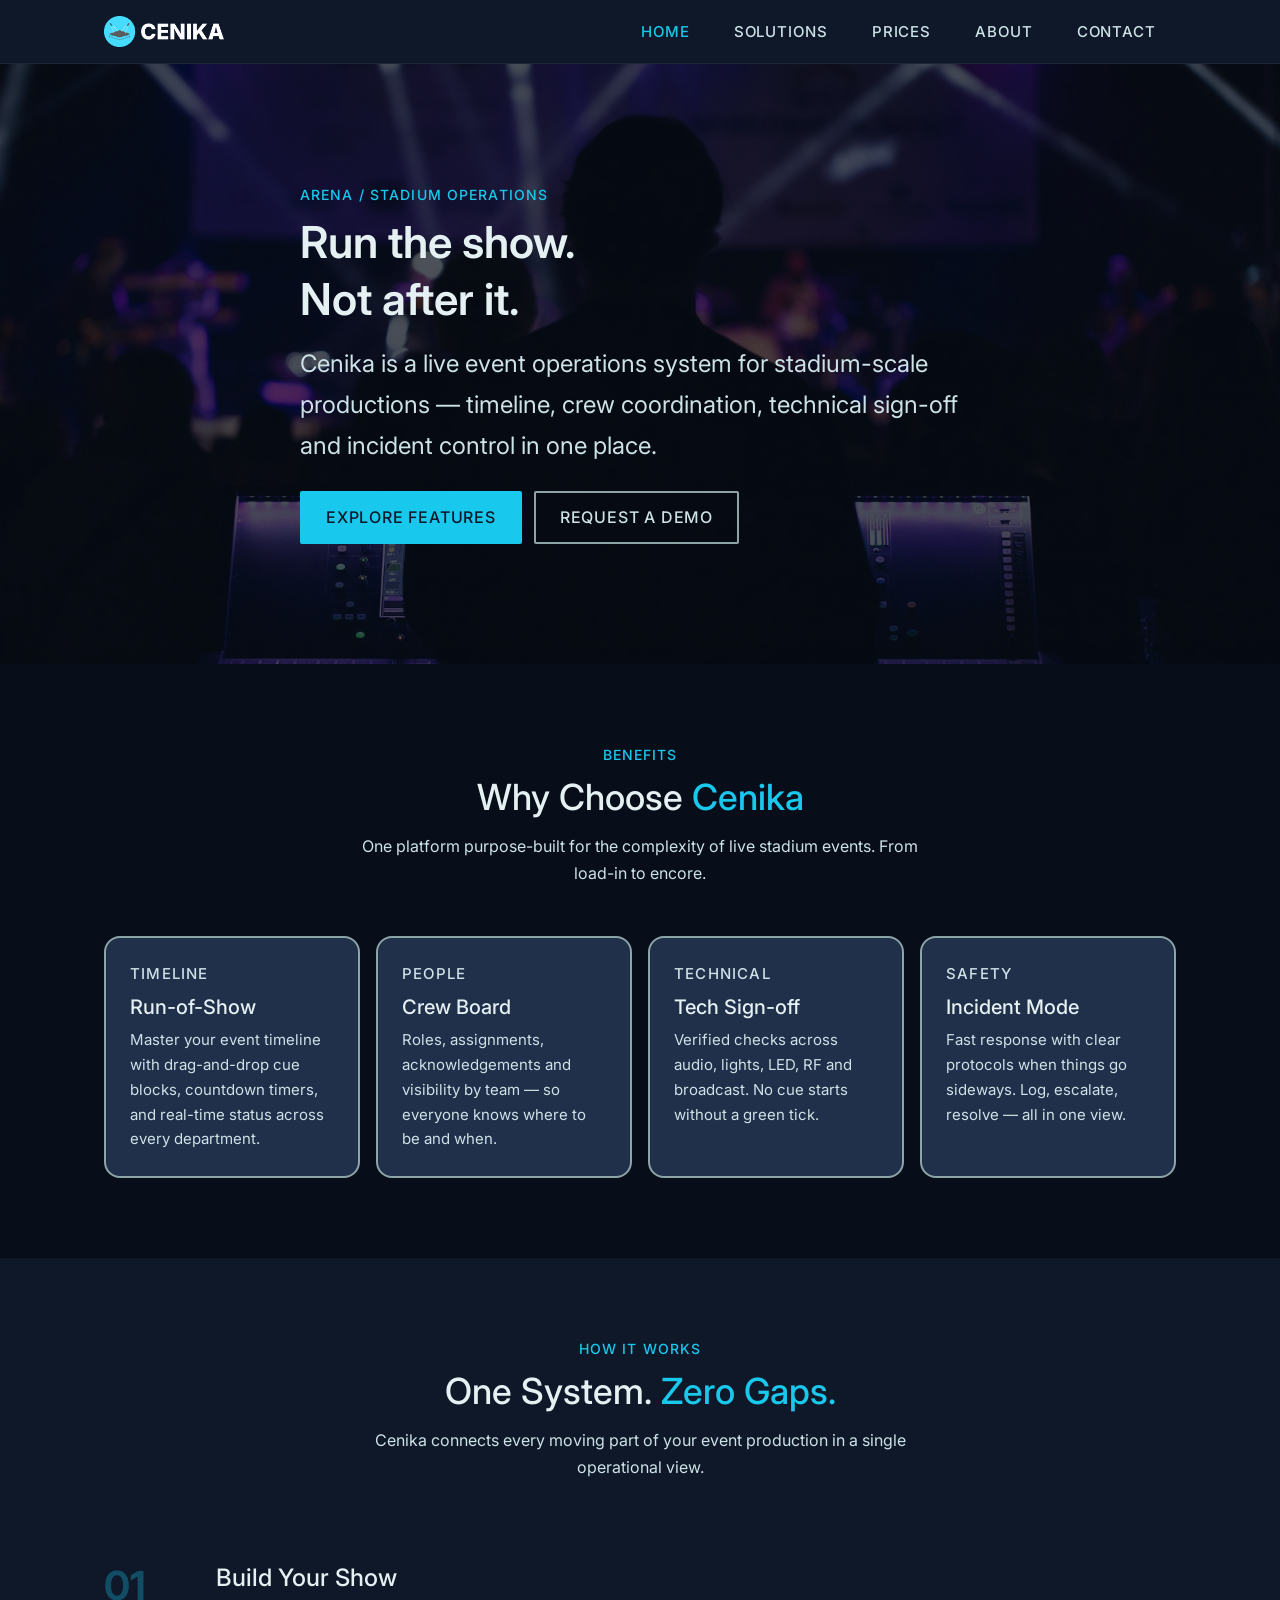
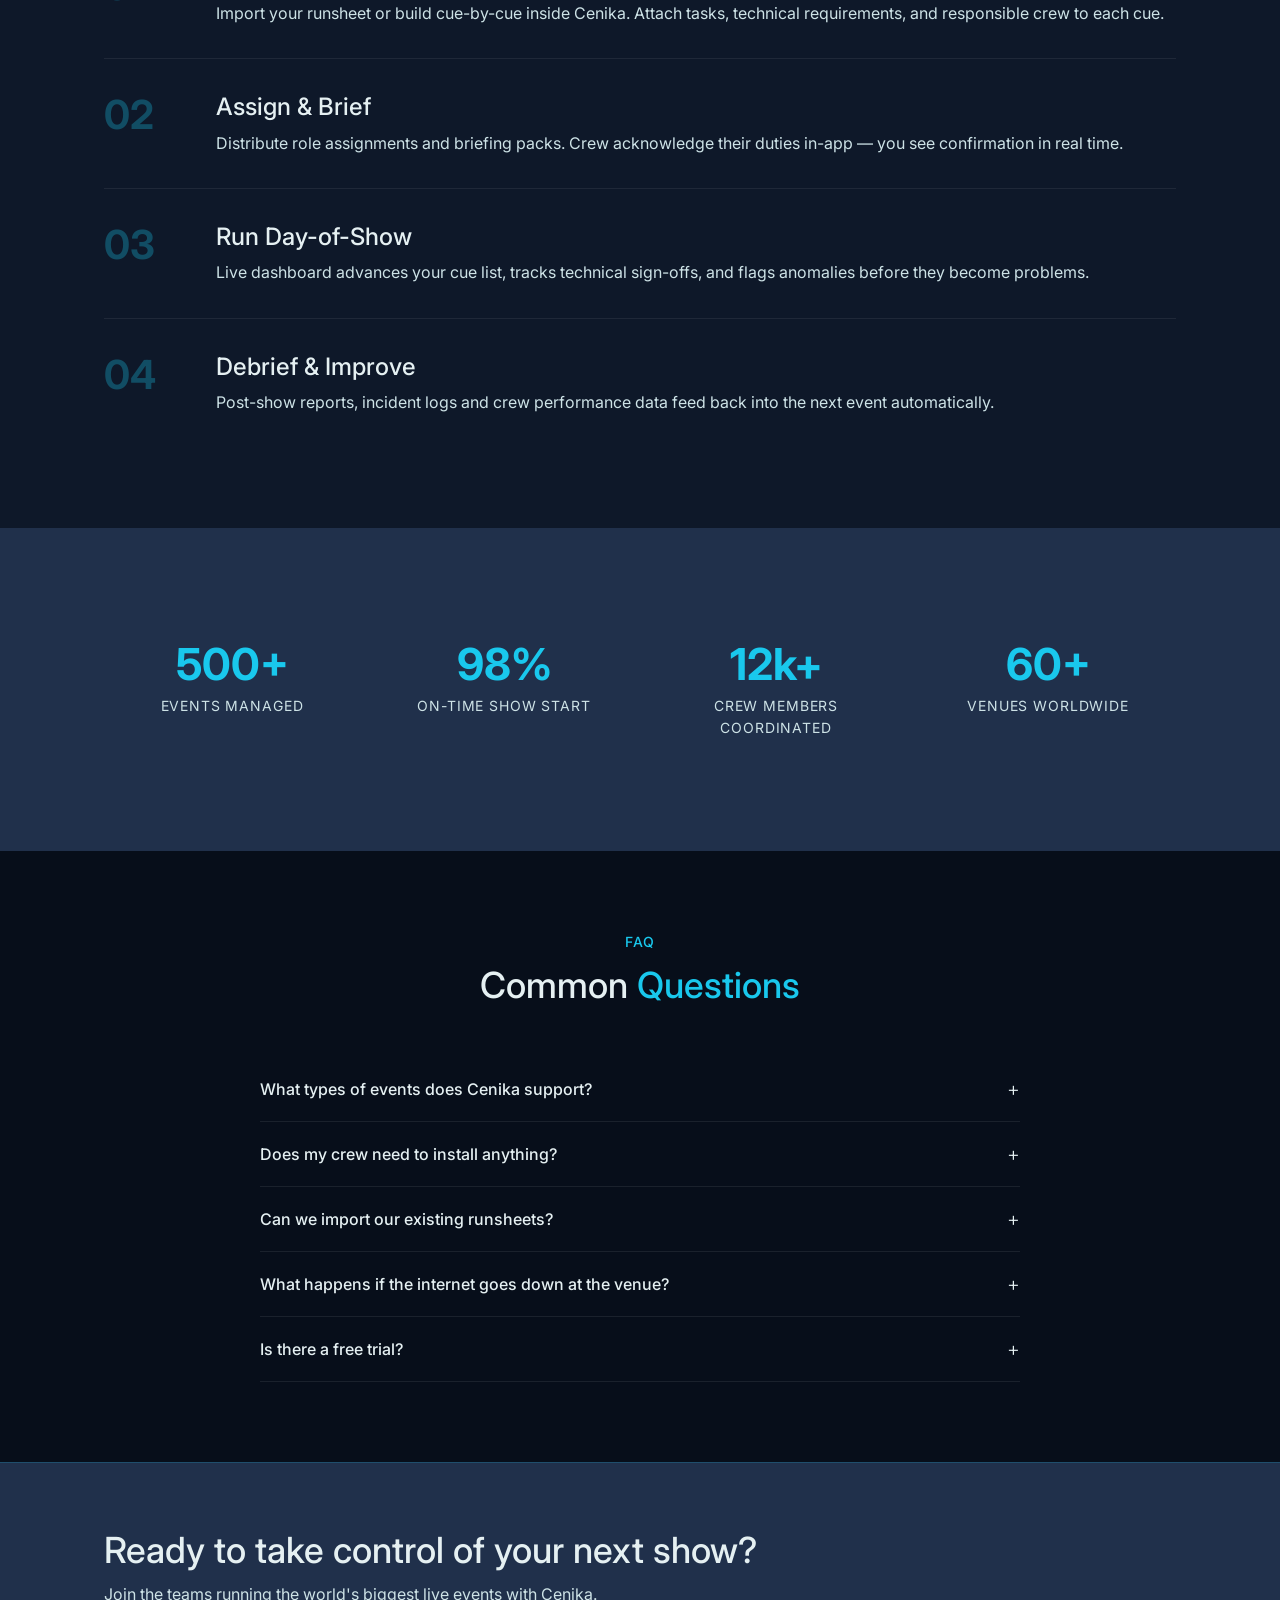
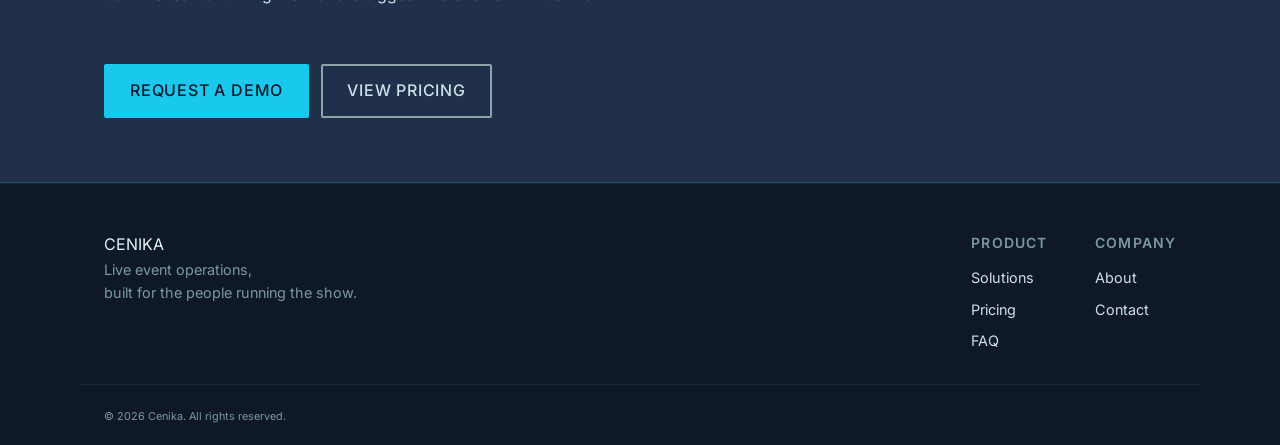
<file: index.html>
<!DOCTYPE html>
<html lang="en">

<head>
  <meta charset="UTF-8" />
  <meta name="viewport" content="width=device-width, initial-scale=1.0" />
  <title>Cenika — Run the Show. Not After It.</title>
  <meta name="description"
    content="Cenika is a live event operations platform for stadium-scale productions. Run-of-show timeline, crew coordination, technical checklists and incident control — in one system." />
  <meta name="author" content="Martin Szabó" />

  <!-- SEO -->
  <meta name="robots" content="index, follow" />
  <link rel="canonical" href="https://cenika.demo/" />

  <!-- OG (social megjelenés) — kiegészíteni! -->
  <meta property="og:title" content="Cenika — Live Show Operations" />
  <meta property="og:description"
    content="Control the show in real time. Timeline, crew, technical sign-off and incident mode — built for mission-critical events." />
  <meta property="og:type" content="website" />
  <meta property="og:url" content="https://cenika.demo/" />
  <meta property="og:image" content="img/og/home.jpg" />

  <!-- Theme -->
  <meta name="theme-color" content="#070e1a" />

  <!-- Favicon -->
  <link rel="icon" href="image/png/cenika_logo.png" type="image/png" />

  <!-- Google Fonts -->
  <link rel="preconnect" href="https://fonts.googleapis.com" />
  <link rel="preconnect" href="https://fonts.gstatic.com" crossorigin />
  <link href="https://fonts.googleapis.com/css2?family=Inter:wght@400;500;600;700&display=swap" rel="stylesheet" />

  <!-- CSS -->
  <link rel="stylesheet" href="css/style.css" />

  <!-- JS -->
  <script src="javascript/main.js" defer></script>
</head>

<body>

  <header class="site-header" id="site-header">
    <div class="header-inner">
      <a href="index.html" class="logo" aria-label="Cenika home">
        <img src="img/logo/cenika_logo.png" alt="Cenika logo" class="logo-icon">
      </a>
      <nav class="nav-menu" id="nav-menu" aria-label="Main navigation">
        <a href="index.html" class="nav-link active" aria-current="page">Home</a>
        <a href="solutions.html" class="nav-link">Solutions</a>
        <a href="prices.html" class="nav-link">Prices</a>
        <a href="about.html" class="nav-link">About</a>
        <a href="contact.html" class="nav-link">Contact</a>
      </nav>
      <button class="hamburger" id="hamburger" aria-label="Toggle menu" aria-expanded="false" aria-controls="nav-menu">
        <span aria-hidden="true"></span>
        <span aria-hidden="true"></span>
        <span aria-hidden="true"></span>
      </button>
    </div>
  </header>

  <main>

    <!-- HERO -->
    <section class="hero" aria-labelledby="hero-heading">
      <div class="hero-bg" aria-hidden="true">
        <img src="img/home/hero_image.jpg" alt="" class="hero-img" />
        <div class="hero-overlay"></div>
      </div>
      <div class="container hero-content">
        <p class="micro-label">Arena / Stadium Operations</p>
        <h1 id="hero-heading">Run the show.<br>Not after it.</h1>
        <p class="body-lg">Cenika is a live event operations system for stadium-scale productions — timeline, crew
          coordination, technical sign-off and incident control in one place.</p>
        <div class="cta-group">
          <a href="solutions.html" class="btn-primary">Explore Features</a>
          <a href="contact.html" class="btn-outline">Request a Demo</a>
        </div>
      </div>
    </section>

    <!-- WHY CENIKA -->
    <section class="section" aria-labelledby="benefits-heading">
      <div class="container">
        <header class="section-header center">
          <p class="micro-label">Benefits</p>
          <h2 id="benefits-heading">Why Choose <span class="accent">Cenika</span></h2>
          <p class="body-md">One platform purpose-built for the complexity of live stadium events. From load-in to
            encore.</p>
        </header>
        <ul class="cards-grid" role="list">
          <li class="card">
            <p class="card-label">Timeline</p>
            <h3>Run-of-Show</h3>
            <p>Master your event timeline with drag-and-drop cue blocks, countdown timers, and real-time status across
              every department.</p>
          </li>
          <li class="card">
            <p class="card-label">People</p>
            <h3>Crew Board</h3>
            <p>Roles, assignments, acknowledgements and visibility by team — so everyone knows where to be and when.</p>
          </li>
          <li class="card">
            <p class="card-label">Technical</p>
            <h3>Tech Sign-off</h3>
            <p>Verified checks across audio, lights, LED, RF and broadcast. No cue starts without a green tick.</p>
          </li>
          <li class="card">
            <p class="card-label">Safety</p>
            <h3>Incident Mode</h3>
            <p>Fast response with clear protocols when things go sideways. Log, escalate, resolve — all in one view.</p>
          </li>
        </ul>
      </div>
    </section>

    <!-- HOW IT WORKS -->
    <section class="section section-alt" aria-labelledby="how-heading">
      <div class="container">
        <header class="section-header center">
          <p class="micro-label">How It Works</p>
          <h2 id="how-heading">One System. <span class="accent">Zero Gaps.</span></h2>
          <p class="body-md">Cenika connects every moving part of your event production in a single operational view.
          </p>
        </header>
        <ol class="steps" role="list">
          <li class="step">
            <span class="step-num" aria-hidden="true">01</span>
            <div class="step-content">
              <h3>Build Your Show</h3>
              <p>Import your runsheet or build cue-by-cue inside Cenika. Attach tasks, technical requirements, and
                responsible crew to each cue.</p>
            </div>
          </li>
          <li class="step">
            <span class="step-num" aria-hidden="true">02</span>
            <div class="step-content">
              <h3>Assign &amp; Brief</h3>
              <p>Distribute role assignments and briefing packs. Crew acknowledge their duties in-app — you see
                confirmation in real time.</p>
            </div>
          </li>
          <li class="step">
            <span class="step-num" aria-hidden="true">03</span>
            <div class="step-content">
              <h3>Run Day-of-Show</h3>
              <p>Live dashboard advances your cue list, tracks technical sign-offs, and flags anomalies before they
                become problems.</p>
            </div>
          </li>
          <li class="step">
            <span class="step-num" aria-hidden="true">04</span>
            <div class="step-content">
              <h3>Debrief &amp; Improve</h3>
              <p>Post-show reports, incident logs and crew performance data feed back into the next event automatically.
              </p>
            </div>
          </li>
        </ol>
      </div>
    </section>

    <!-- STATS -->
    <section class="section stats-section" aria-labelledby="stats-heading">
      <div class="container">
        <h2 id="stats-heading" class="visually-hidden">Cenika by the numbers</h2>
        <ul class="stats-grid" role="list">
          <li class="stat">
            <span class="stat-num">500+</span>
            <span class="stat-label">Events Managed</span>
          </li>
          <li class="stat">
            <span class="stat-num">98%</span>
            <span class="stat-label">On-time Show Start</span>
          </li>
          <li class="stat">
            <span class="stat-num">12k+</span>
            <span class="stat-label">Crew Members Coordinated</span>
          </li>
          <li class="stat">
            <span class="stat-num">60+</span>
            <span class="stat-label">Venues Worldwide</span>
          </li>
        </ul>
      </div>
    </section>

    <!-- FAQ -->
    <section class="section" id="faq" aria-labelledby="faq-heading">
      <div class="container">
        <header class="section-header center">
          <p class="micro-label">FAQ</p>
          <h2 id="faq-heading">Common <span class="accent">Questions</span></h2>
        </header>
        <div class="faq-list" role="list">
          <article class="faq-item" role="listitem">
            <button class="faq-q" aria-expanded="false">What types of events does Cenika support? <span class="faq-icon"
                aria-hidden="true">+</span></button>
            <div class="faq-a">
              <p>Cenika is built for stadium-scale live events: concerts, sports matches, award ceremonies, corporate
                productions, and multi-day festivals. If it needs a runsheet and a crew, Cenika can manage it.</p>
            </div>
          </article>
          <article class="faq-item" role="listitem">
            <button class="faq-q" aria-expanded="false">Does my crew need to install anything? <span class="faq-icon"
                aria-hidden="true">+</span></button>
            <div class="faq-a">
              <p>No installation needed. Crew access Cenika through any modern browser or the mobile web app. Role
                invitations are sent by email or QR code at accreditation.</p>
            </div>
          </article>
          <article class="faq-item" role="listitem">
            <button class="faq-q" aria-expanded="false">Can we import our existing runsheets? <span class="faq-icon"
                aria-hidden="true">+</span></button>
            <div class="faq-a">
              <p>Yes. Cenika imports from Excel, CSV, and common show-file formats from leading production software.
                Your existing workflow is your starting point.</p>
            </div>
          </article>
          <article class="faq-item" role="listitem">
            <button class="faq-q" aria-expanded="false">What happens if the internet goes down at the venue? <span
                class="faq-icon" aria-hidden="true">+</span></button>
            <div class="faq-a">
              <p>Cenika has an offline mode that syncs automatically when connectivity is restored. Critical show data
                is cached on-device so you're never left blind mid-show.</p>
            </div>
          </article>
          <article class="faq-item" role="listitem">
            <button class="faq-q" aria-expanded="false">Is there a free trial? <span class="faq-icon"
                aria-hidden="true">+</span></button>
            <div class="faq-a">
              <p>Yes — all plans include a 14-day free trial with full feature access. No credit card required to get
                started.</p>
            </div>
          </article>
        </div>
      </div>
    </section>

    <!-- CTA BANNER -->
    <aside class="cta-banner" aria-label="Call to action">
      <div class="container cta-banner-inner">
        <div>
          <h2>Ready to take control of your next show?</h2>
          <p class="body-md">Join the teams running the world's biggest live events with Cenika.</p>
        </div>
        <div class="cta-group">
          <a href="contact.html" class="btn-primary">Request a Demo</a>
          <a href="prices.html" class="btn-outline">View Pricing</a>
        </div>
      </div>
    </aside>

  </main>

  <footer class="site-footer">
    <div class="container footer-inner">
      <div class="footer-brand">
        <a href="index.html" class="logo" aria-label="Cenika home">
          <div class="logo-icon" aria-hidden="true"></div>
          <span>CENIKA</span>
        </a>
        <p>Live event operations,<br>built for the people running the show.</p>
      </div>
      <nav class="footer-links" aria-label="Footer navigation">
        <div class="footer-col">
          <h4>Product</h4>
          <a href="solutions.html">Solutions</a>
          <a href="prices.html">Pricing</a>
          <a href="index.html#faq">FAQ</a>
        </div>
        <div class="footer-col">
          <h4>Company</h4>
          <a href="about.html">About</a>
          <a href="contact.html">Contact</a>
        </div>
      </nav>
    </div>
    <div class="footer-bottom container">
      <p><small>© 2026 Cenika. All rights reserved.</small></p>
    </div>
  </footer>
</body>

</html>
</file>
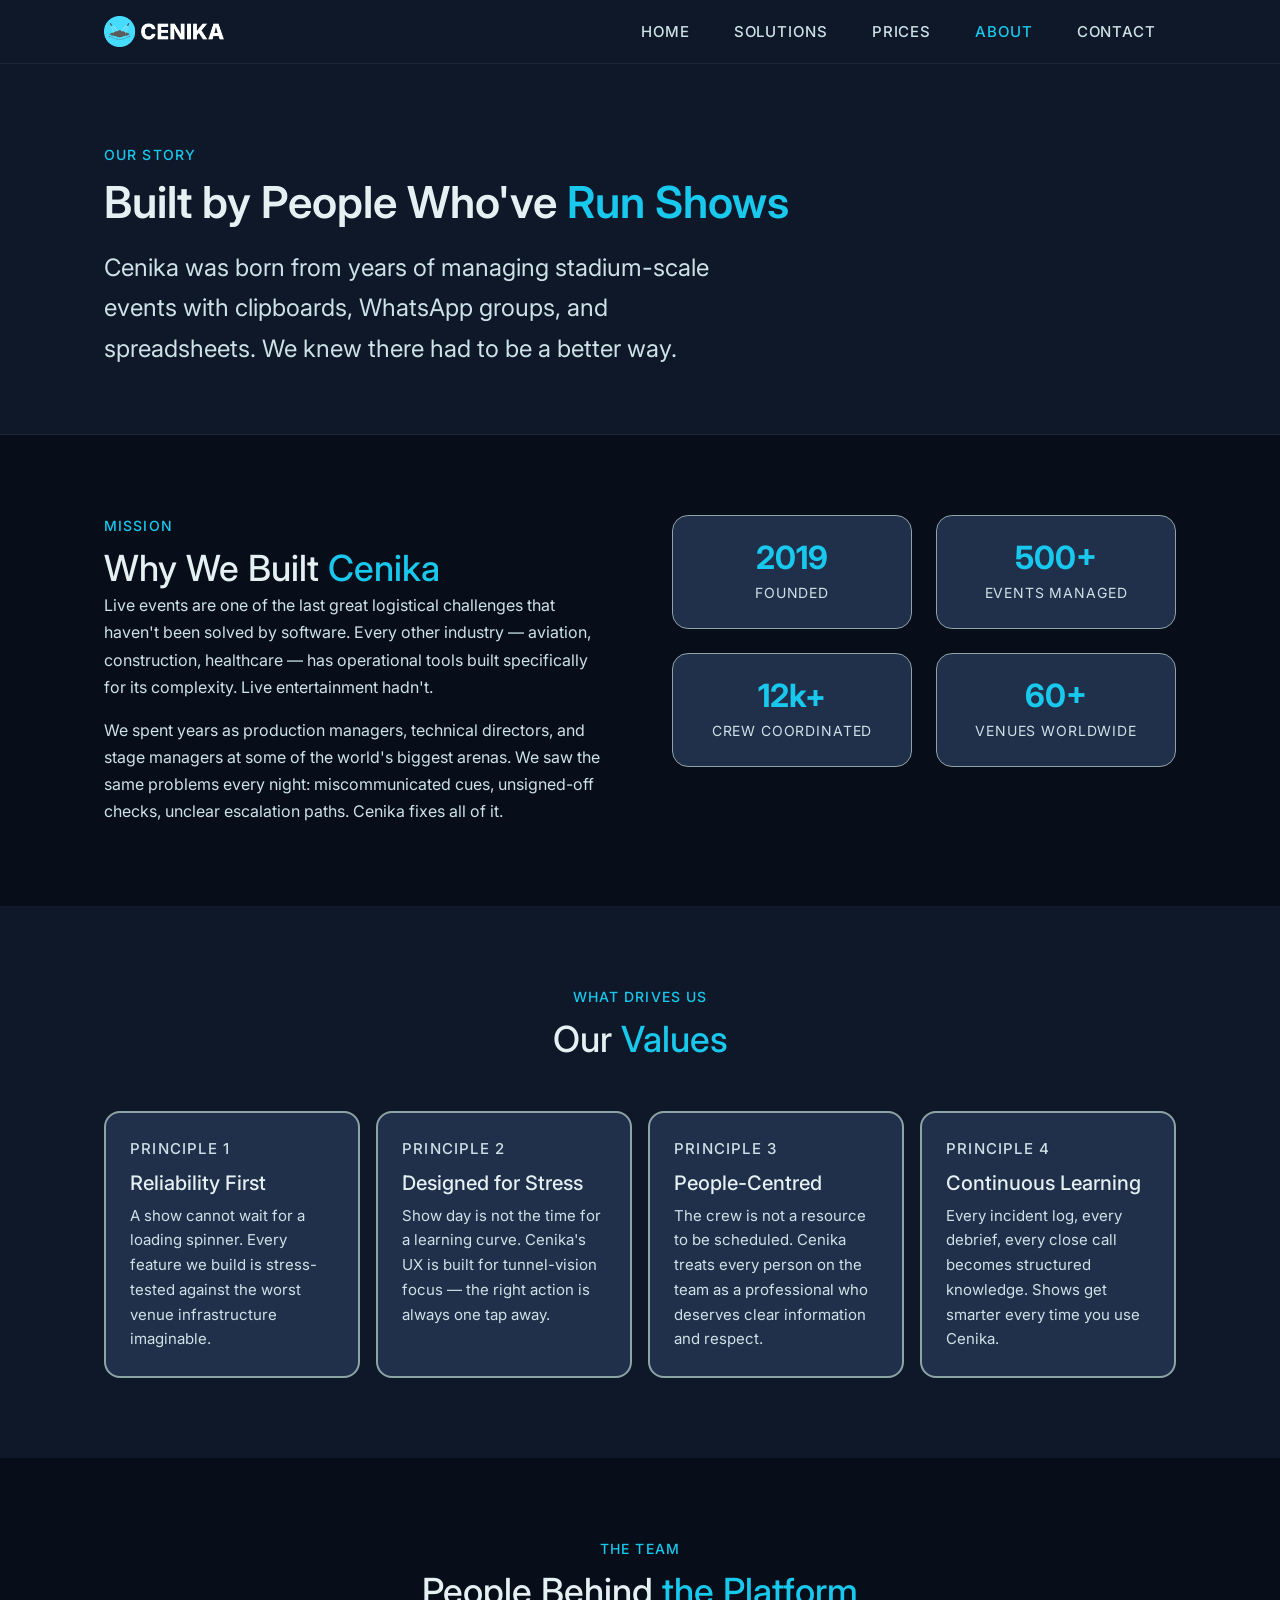
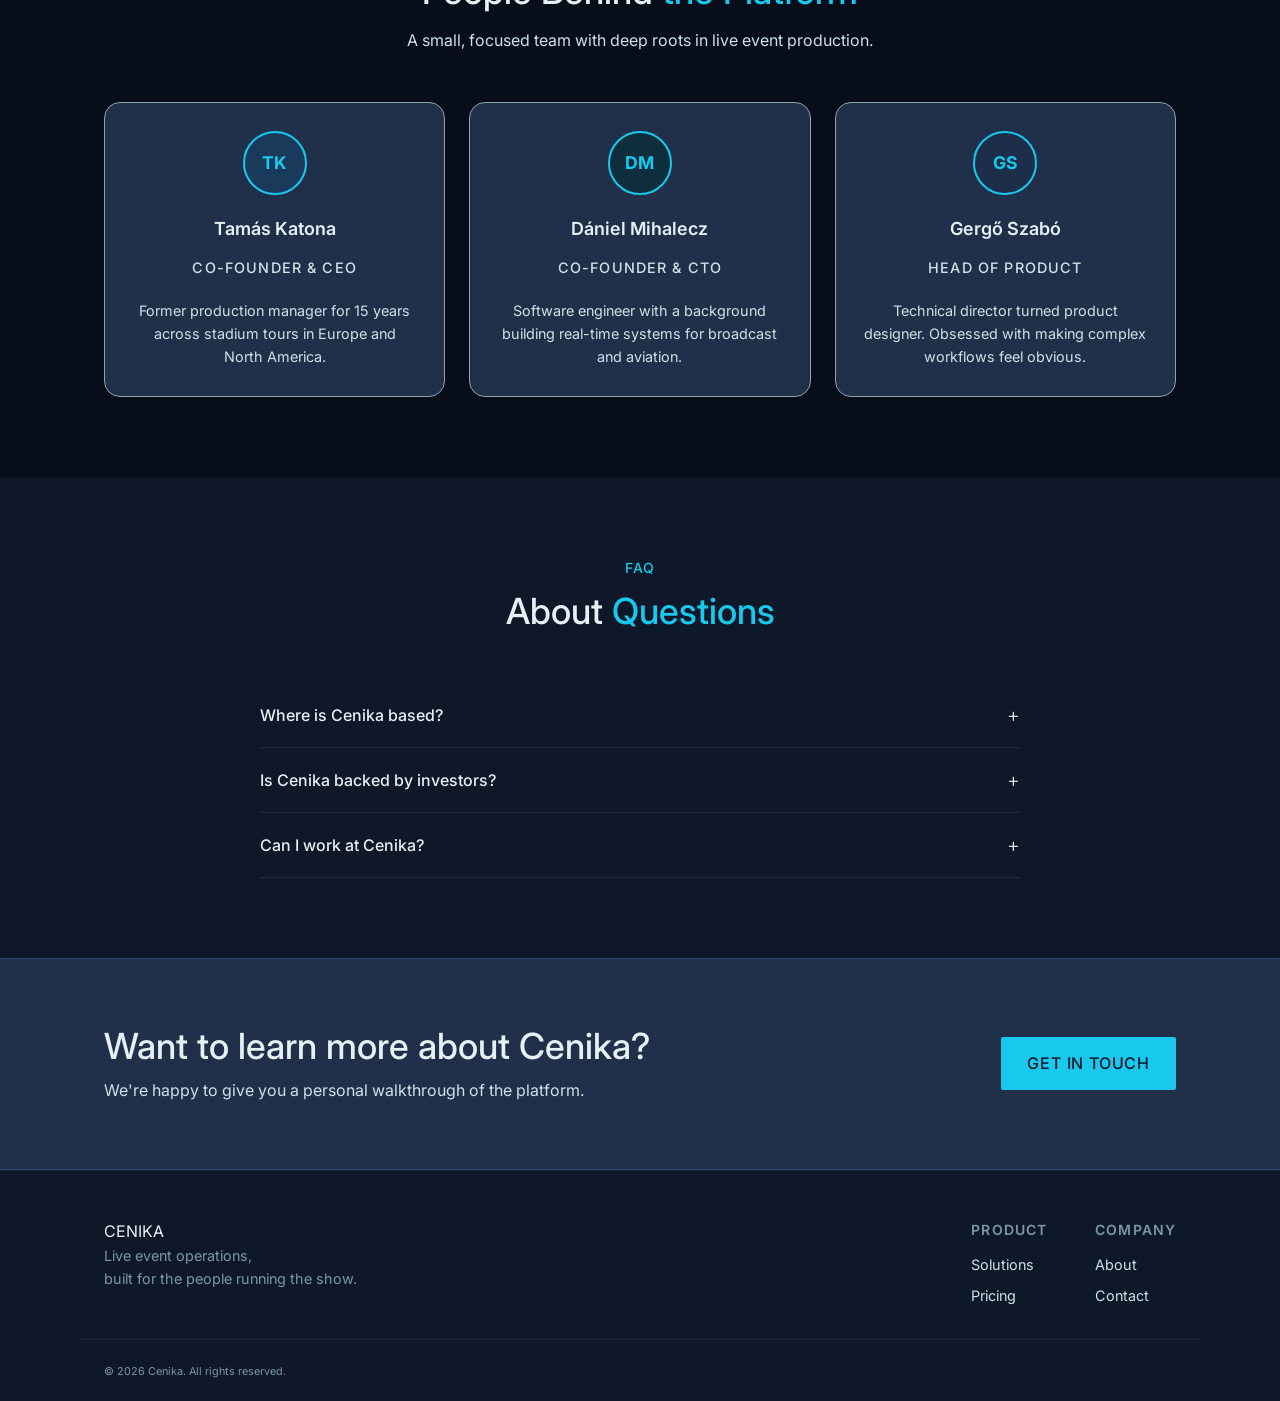
<file: about.html>
<!DOCTYPE html>
<html lang="en">

<head>
  <meta charset="UTF-8" />
  <meta name="viewport" content="width=device-width, initial-scale=1.0" />
  <title>About — Cenika</title>
  <meta name="description"
    content="Cenika was built by production managers and stage managers who ran out of patience for spreadsheets and WhatsApp groups. Meet the team behind the platform." />
  <meta name="author" content="Martin Szabó" />

  <!-- SEO -->
  <meta name="robots" content="index, follow" />
  <link rel="canonical" href="https://cenika.demo/about.html" />

  <!-- OG  -->
  <meta property="og:title" content="About Cenika — Built by People Who've Run Shows" />
  <meta property="og:description"
    content="We spent years managing stadium-scale events with clipboards and spreadsheets. Cenika is the platform we wished we had." />
  <meta property="og:type" content="website" />
  <meta property="og:url" content="https://cenika.demo/about.html" />
  <meta property="og:image" content="img/og/about.jpg" />

  <!-- Theme -->
  <meta name="theme-color" content="#070e1a" />

  <!-- Favicon -->
  <link rel="icon" href="image/png/cenika_logo.png" type="image/png" />

  <!-- Google Fonts -->
  <link rel="preconnect" href="https://fonts.googleapis.com" />
  <link rel="preconnect" href="https://fonts.gstatic.com" crossorigin />
  <link href="https://fonts.googleapis.com/css2?family=Inter:wght@400;500;600;700&display=swap" rel="stylesheet" />

  <!-- CSS -->
  <link rel="stylesheet" href="css/style.css" />

  <!-- JS -->
  <script src="javascript/main.js" defer></script>
</head>

<body>

  <header class="site-header" id="site-header">
    <div class="header-inner">
      <a href="index.html" class="logo" aria-label="Cenika home">
        <img src="img/logo/cenika_logo.png" alt="Cenika logo" class="logo-icon">
      </a>
      <nav class="nav-menu" id="nav-menu" aria-label="Main navigation">
        <a href="index.html" class="nav-link">Home</a>
        <a href="solutions.html" class="nav-link">Solutions</a>
        <a href="prices.html" class="nav-link">Prices</a>
        <a href="about.html" class="nav-link active" aria-current="page">About</a>
        <a href="contact.html" class="nav-link">Contact</a>
      </nav>
      <button class="hamburger" id="hamburger" aria-label="Toggle menu" aria-expanded="false" aria-controls="nav-menu">
        <span aria-hidden="true"></span>
        <span aria-hidden="true"></span>
        <span aria-hidden="true"></span>
      </button>
    </div>
  </header>

  <main>

    <section class="page-hero" aria-labelledby="about-hero-heading">
      <div class="container">
        <p class="micro-label">Our Story</p>
        <h1 id="about-hero-heading">Built by People Who've <span class="accent">Run Shows</span></h1>
        <p class="body-lg">Cenika was born from years of managing stadium-scale events with clipboards, WhatsApp groups,
          and spreadsheets. We knew there had to be a better way.</p>
      </div>
    </section>

    <!-- MISSION -->
    <section class="section" aria-labelledby="mission-heading">
      <div class="container">
        <div class="two-col">
          <div>
            <p class="micro-label">Mission</p>
            <h2 id="mission-heading">Why We Built <span class="accent">Cenika</span></h2>
            <p class="body-md">Live events are one of the last great logistical challenges that haven't been solved by
              software. Every other industry — aviation, construction, healthcare — has operational tools built
              specifically for its complexity. Live entertainment hadn't.</p>
            <p class="body-md" style="margin-top:1rem;">We spent years as production managers, technical directors, and
              stage managers at some of the world's biggest arenas. We saw the same problems every night:
              miscommunicated cues, unsigned-off checks, unclear escalation paths. Cenika fixes all of it.</p>
          </div>
          <ul class="about-stats" role="list" aria-label="Cenika by the numbers">
            <li class="about-stat"><span class="stat-num">2019</span><span class="stat-label">Founded</span></li>
            <li class="about-stat"><span class="stat-num">500+</span><span class="stat-label">Events managed</span></li>
            <li class="about-stat"><span class="stat-num">12k+</span><span class="stat-label">Crew coordinated</span>
            </li>
            <li class="about-stat"><span class="stat-num">60+</span><span class="stat-label">Venues worldwide</span>
            </li>
          </ul>
        </div>
      </div>
    </section>

    <!-- VALUES -->
    <section class="section section-alt" aria-labelledby="values-heading">
      <div class="container">
        <header class="section-header center">
          <p class="micro-label">What Drives Us</p>
          <h2 id="values-heading">Our <span class="accent">Values</span></h2>
        </header>
        <ul class="cards-grid" role="list">
          <li class="card">
            <p class="card-label">Principle 1</p>
            <h3>Reliability First</h3>
            <p>A show cannot wait for a loading spinner. Every feature we build is stress-tested against the worst venue
              infrastructure imaginable.</p>
          </li>
          <li class="card">
            <p class="card-label">Principle 2</p>
            <h3>Designed for Stress</h3>
            <p>Show day is not the time for a learning curve. Cenika's UX is built for tunnel-vision focus — the right
              action is always one tap away.</p>
          </li>
          <li class="card">
            <p class="card-label">Principle 3</p>
            <h3>People-Centred</h3>
            <p>The crew is not a resource to be scheduled. Cenika treats every person on the team as a professional who
              deserves clear information and respect.</p>
          </li>
          <li class="card">
            <p class="card-label">Principle 4</p>
            <h3>Continuous Learning</h3>
            <p>Every incident log, every debrief, every close call becomes structured knowledge. Shows get smarter every
              time you use Cenika.</p>
          </li>
        </ul>
      </div>
    </section>

    <!-- TEAM -->
    <section class="section" aria-labelledby="team-heading">
      <div class="container">
        <header class="section-header center">
          <p class="micro-label">The Team</p>
          <h2 id="team-heading">People Behind <span class="accent">the Platform</span></h2>
          <p class="body-md">A small, focused team with deep roots in live event production.</p>
        </header>
        <ul class="team-grid" role="list">
          <li class="team-card">
            <div class="team-avatar" style="background:#1a3a5c;" aria-hidden="true">TK</div>
            <h4>Tamás Katona</h4>
            <p class="micro-label">Co-founder &amp; CEO</p>
            <p>Former production manager for 15 years across stadium tours in Europe and North America.</p>
          </li>
          <li class="team-card">
            <div class="team-avatar" style="background:#0e2d3d;" aria-hidden="true">DM</div>
            <h4>Dániel Mihalecz</h4>
            <p class="micro-label">Co-founder &amp; CTO</p>
            <p>Software engineer with a background building real-time systems for broadcast and aviation.</p>
          </li>
          <li class="team-card">
            <div class="team-avatar" style="background:#1c2e4a;" aria-hidden="true">GS</div>
            <h4>Gergő Szabó</h4>
            <p class="micro-label">Head of Product</p>
            <p>Technical director turned product designer. Obsessed with making complex workflows feel obvious.</p>
          </li>
        </ul>
      </div>
    </section>

    <!-- FAQ -->
    <section class="section section-alt" id="faq" aria-labelledby="about-faq-heading">
      <div class="container">
        <header class="section-header center">
          <p class="micro-label">FAQ</p>
          <h2 id="about-faq-heading">About <span class="accent">Questions</span></h2>
        </header>
        <div class="faq-list" role="list">
          <article class="faq-item" role="listitem">
            <button class="faq-q" aria-expanded="false">Where is Cenika based? <span class="faq-icon"
                aria-hidden="true">+</span></button>
            <div class="faq-a">
              <p>Cenika is headquartered in Barcelona, Spain, with a distributed team across Europe. Our customers and
                events span six continents.</p>
            </div>
          </article>
          <article class="faq-item" role="listitem">
            <button class="faq-q" aria-expanded="false">Is Cenika backed by investors? <span class="faq-icon"
                aria-hidden="true">+</span></button>
            <div class="faq-a">
              <p>We raised a seed round in 2021 from a group of operators and angels with backgrounds in live
                entertainment and enterprise software. We are currently revenue-funded and growing.</p>
            </div>
          </article>
          <article class="faq-item" role="listitem">
            <button class="faq-q" aria-expanded="false">Can I work at Cenika? <span class="faq-icon"
                aria-hidden="true">+</span></button>
            <div class="faq-a">
              <p>We're always looking for people who care about live events and great software. Send your CV and a note
                about which shows you've worked to careers@cenika.io.</p>
            </div>
          </article>
        </div>
      </div>
    </section>

    <aside class="cta-banner" aria-label="Call to action">
      <div class="container cta-banner-inner">
        <div>
          <h2>Want to learn more about Cenika?</h2>
          <p class="body-md">We're happy to give you a personal walkthrough of the platform.</p>
        </div>
        <a href="contact.html" class="btn-primary">Get in Touch</a>
      </div>
    </aside>

  </main>

  <footer class="site-footer">
    <div class="container footer-inner">
      <div class="footer-brand">
        <a href="index.html" class="logo" aria-label="Cenika home">
          <div class="logo-icon" aria-hidden="true"></div>
          <span>CENIKA</span>
        </a>
        <p>Live event operations,<br>built for the people running the show.</p>
      </div>
      <nav class="footer-links" aria-label="Footer navigation">
        <div class="footer-col">
          <h4>Product</h4>
          <a href="solutions.html">Solutions</a>
          <a href="prices.html">Pricing</a>
        </div>
        <div class="footer-col">
          <h4>Company</h4>
          <a href="about.html">About</a>
          <a href="contact.html">Contact</a>
        </div>
      </nav>
    </div>
    <div class="footer-bottom container">
      <p><small>© 2026 Cenika. All rights reserved.</small></p>
    </div>
  </footer>
</body>

</html>
</file>
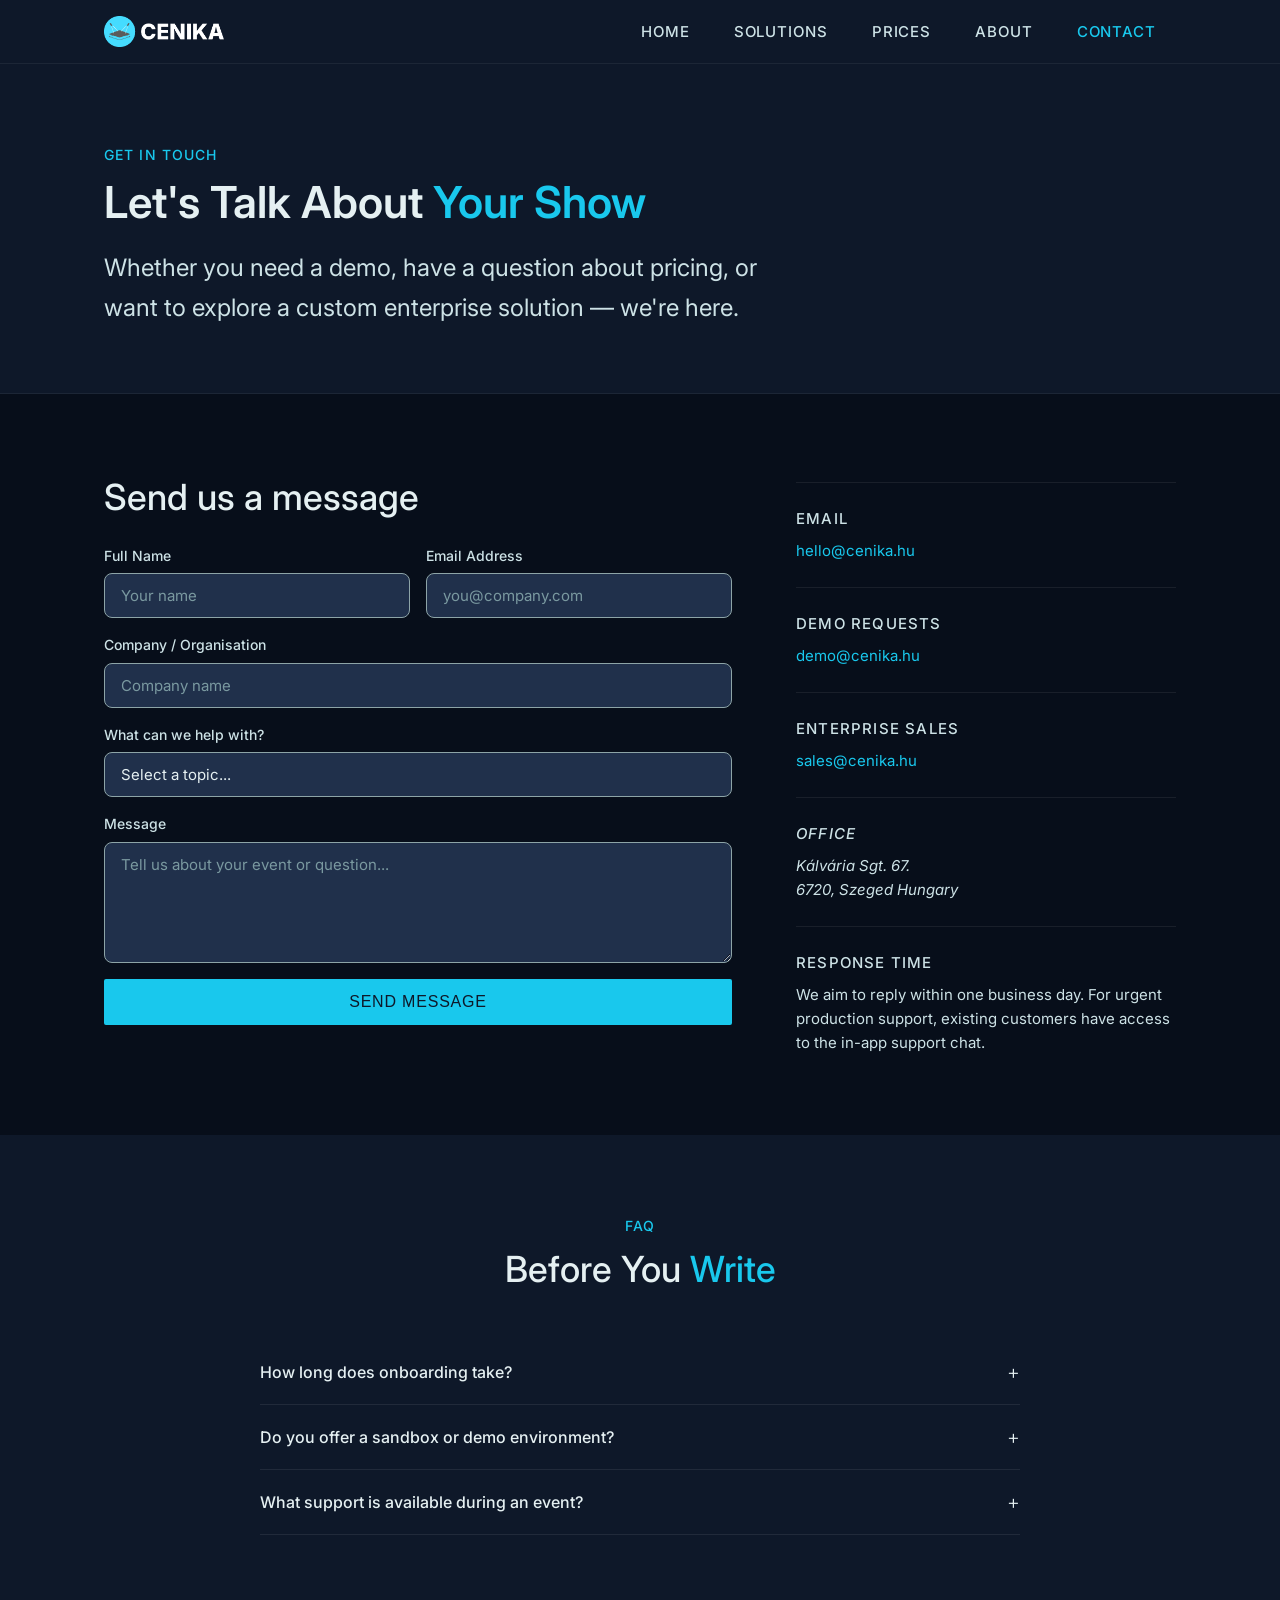
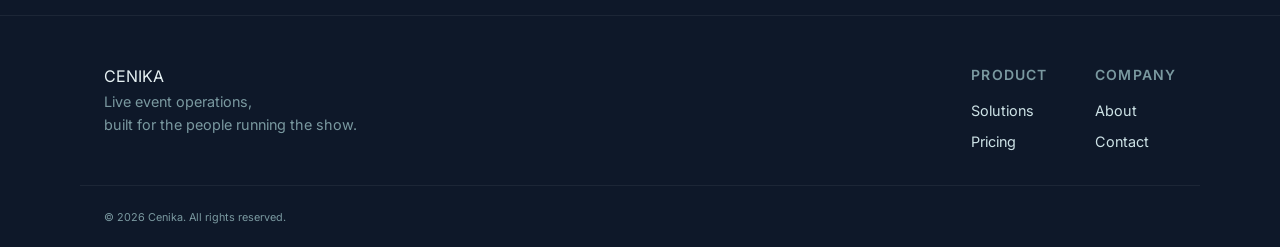
<file: contact.html>
<!DOCTYPE html>
<html lang="en">

<head>
  <meta charset="UTF-8" />
  <meta name="viewport" content="width=device-width, initial-scale=1.0" />
  <title>Contact — Cenika</title>
  <meta name="description"
    content="Get in touch with the Cenika team. Request a demo, ask about pricing, or explore enterprise solutions for your venue or production company." />
  <meta name="author" content="Martin Szabó" />

  <!-- SEO -->
  <meta name="robots" content="index, follow" />
  <link rel="canonical" href="https://cenika.demo/contact.html" />

  <!-- OG (social megjelenés) — képet kiegészíteni! -->
  <meta property="og:title" content="Contact Cenika" />
  <meta property="og:description"
    content="Talk to us about your show. Request a 30-minute demo or reach out about enterprise pricing — we'll get back within one business day." />
  <meta property="og:type" content="website" />
  <meta property="og:url" content="https://cenika.demo/contact.html" />
  <meta property="og:image" content="img/og/contact.jpg" />

  <!-- Theme -->
  <meta name="theme-color" content="#070e1a" />

  <!-- Favicon -->
  <link rel="icon" href="image/png/cenika_logo.png" type="image/png" />

  <!-- Google Fonts -->
  <link rel="preconnect" href="https://fonts.googleapis.com" />
  <link rel="preconnect" href="https://fonts.gstatic.com" crossorigin />
  <link href="https://fonts.googleapis.com/css2?family=Inter:wght@400;500;600;700&display=swap" rel="stylesheet" />

  <!-- CSS -->
  <link rel="stylesheet" href="css/style.css" />

  <!-- JS -->
  <script src="javascript/main.js" defer></script>
</head>

<body>

  <header class="site-header" id="site-header">
    <div class="header-inner">
      <a href="index.html" class="logo" aria-label="Cenika home">
        <img src="img/logo/cenika_logo.png" alt="Cenika logo" class="logo-icon">
      </a>
      <nav class="nav-menu" id="nav-menu" aria-label="Main navigation">
        <a href="index.html" class="nav-link">Home</a>
        <a href="solutions.html" class="nav-link">Solutions</a>
        <a href="prices.html" class="nav-link">Prices</a>
        <a href="about.html" class="nav-link">About</a>
        <a href="contact.html" class="nav-link active" aria-current="page">Contact</a>
      </nav>
      <button class="hamburger" id="hamburger" aria-label="Toggle menu" aria-expanded="false" aria-controls="nav-menu">
        <span aria-hidden="true"></span>
        <span aria-hidden="true"></span>
        <span aria-hidden="true"></span>
      </button>
    </div>
  </header>

  <main>

    <section class="page-hero" aria-labelledby="contact-hero-heading">
      <div class="container">
        <p class="micro-label">Get In Touch</p>
        <h1 id="contact-hero-heading">Let's Talk About <span class="accent">Your Show</span></h1>
        <p class="body-lg">Whether you need a demo, have a question about pricing, or want to explore a custom
          enterprise solution — we're here.</p>
      </div>
    </section>

    <section class="section" aria-labelledby="contact-form-heading">
      <div class="container">
        <div class="contact-layout">

          <div class="contact-form-wrap">
            <h2 id="contact-form-heading">Send us a message</h2>
            <form method="get" action=/demo.php class="contact-form" id="contact-form" novalidate>
              <div class="form-row">
                <div class="form-group">
                  <label for="name">Full Name</label>
                  <input type="text" id="name" name="name" placeholder="Your name" required autocomplete="name" />
                </div>
                <div class="form-group">
                  <label for="email">Email Address</label>
                  <input type="email" id="email" name="email" placeholder="you@company.com" required
                    autocomplete="email" />
                </div>
              </div>
              <div class="form-group">
                <label for="company">Company / Organisation</label>
                <input type="text" id="company" name="company" placeholder="Company name" autocomplete="organization" />
              </div>
              <div class="form-group">
                <label for="subject">What can we help with?</label>
                <select id="subject" name="subject">
                  <option value="">Select a topic...</option>
                  <option value="demo">Request a Demo</option>
                  <option value="pricing">Pricing Questions</option>
                  <option value="enterprise">Enterprise Enquiry</option>
                  <option value="support">Technical Support</option>
                  <option value="other">Other</option>
                </select>
              </div>
              <div class="form-group">
                <label for="message">Message</label>
                <textarea id="message" name="message" rows="5"
                  placeholder="Tell us about your event or question..."></textarea>
              </div>
              <button type="submit" class="btn-primary full-width">Send Message</button>
            </form>
            <div class="form-success" id="form-success" role="alert" aria-live="polite" style="display:none;">
              <p>✓ Message sent! We'll get back to you within one business day.</p>
            </div>
          </div>

          <aside class="contact-info" aria-label="Contact information">
            <div class="info-block">
              <p class="micro-label">Email</p>
              <p><a href="mailto:hello@cenika.io">hello@cenika.hu</a></p>
            </div>
            <div class="info-block">
              <p class="micro-label">Demo Requests</p>
              <p><a href="mailto:demo@cenika.io">demo@cenika.hu</a></p>
            </div>
            <div class="info-block">
              <p class="micro-label">Enterprise Sales</p>
              <p><a href="mailto:sales@cenika.io">sales@cenika.hu</a></p>
            </div>
            <address class="info-block">
              <p class="micro-label">Office</p>
              <p>Kálvária Sgt. 67.<br>6720, Szeged Hungary</p>
            </address>
            <div class="info-block">
              <p class="micro-label">Response Time</p>
              <p>We aim to reply within one business day. For urgent production support, existing customers have access
                to the in-app support chat.</p>
            </div>
          </aside>

        </div>
      </div>
    </section>

    <!-- FAQ -->
    <section class="section section-alt" id="faq" aria-labelledby="contact-faq-heading">
      <div class="container">
        <header class="section-header center">
          <p class="micro-label">FAQ</p>
          <h2 id="contact-faq-heading">Before You <span class="accent">Write</span></h2>
        </header>
        <div class="faq-list" role="list">
          <article class="faq-item" role="listitem">
            <button class="faq-q" aria-expanded="false">How long does onboarding take? <span class="faq-icon"
                aria-hidden="true">+</span></button>
            <div class="faq-a">
              <p>Most teams are fully onboarded within 48 hours. For Enterprise customers we provide a dedicated
                onboarding call and a structured setup session with one of our production specialists.</p>
            </div>
          </article>
          <article class="faq-item" role="listitem">
            <button class="faq-q" aria-expanded="false">Do you offer a sandbox or demo environment? <span
                class="faq-icon" aria-hidden="true">+</span></button>
            <div class="faq-a">
              <p>Yes. We can provision a sandbox environment pre-loaded with a realistic sample event so you can explore
                all features without creating a live show.</p>
            </div>
          </article>
          <article class="faq-item" role="listitem">
            <button class="faq-q" aria-expanded="false">What support is available during an event? <span
                class="faq-icon" aria-hidden="true">+</span></button>
            <div class="faq-a">
              <p>Pro and Enterprise customers have access to in-app chat support during show hours. Enterprise SLAs
                include a dedicated contact number for critical issues.</p>
            </div>
          </article>
        </div>
      </div>
    </section>

  </main>

  <footer class="site-footer">
    <div class="container footer-inner">
      <div class="footer-brand">
        <a href="index.html" class="logo" aria-label="Cenika home">
          <div class="logo-icon" aria-hidden="true"></div>
          <span>CENIKA</span>
        </a>
        <p>Live event operations,<br>built for the people running the show.</p>
      </div>
      <nav class="footer-links" aria-label="Footer navigation">
        <div class="footer-col">
          <h4>Product</h4>
          <a href="solutions.html">Solutions</a>
          <a href="prices.html">Pricing</a>
        </div>
        <div class="footer-col">
          <h4>Company</h4>
          <a href="about.html">About</a>
          <a href="contact.html">Contact</a>
        </div>
      </nav>
    </div>
    <div class="footer-bottom container">
      <p><small>© 2026 Cenika. All rights reserved.</small></p>
    </div>
  </footer>
</body>

</html>
</file>
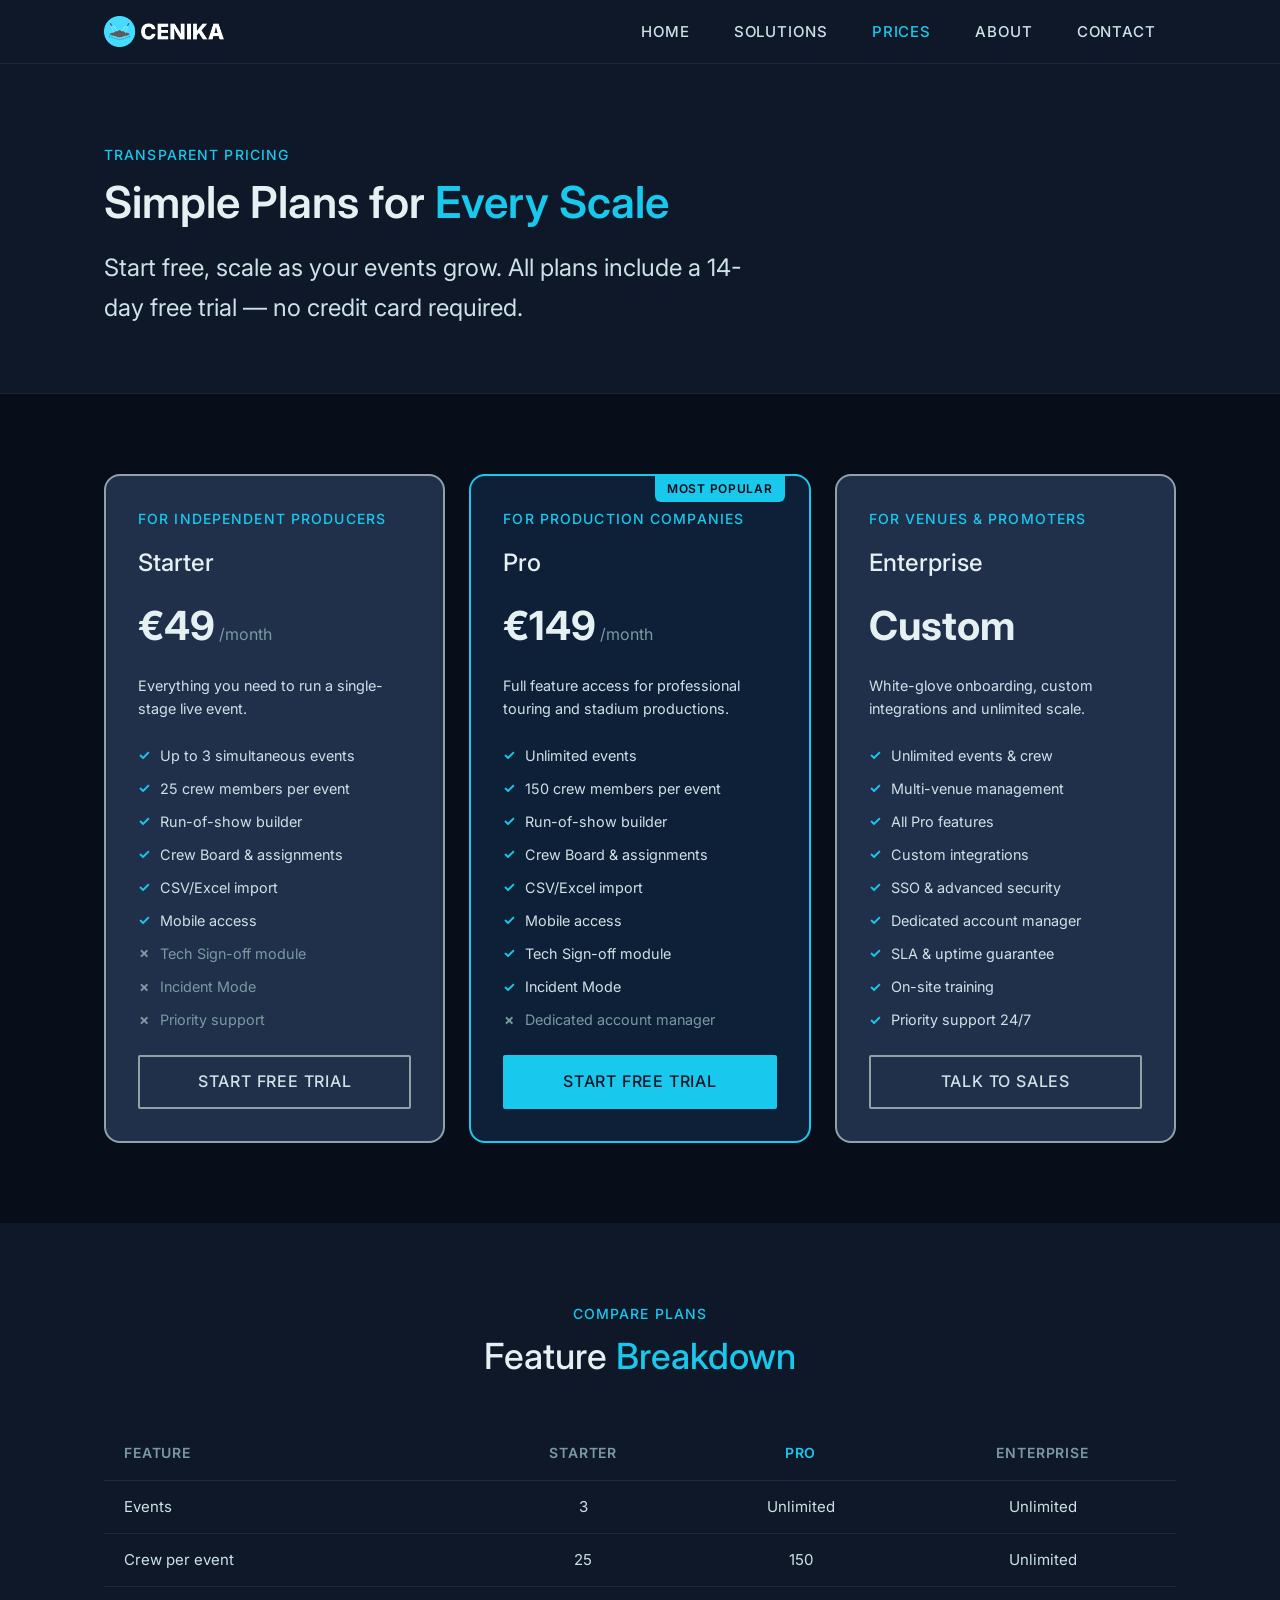
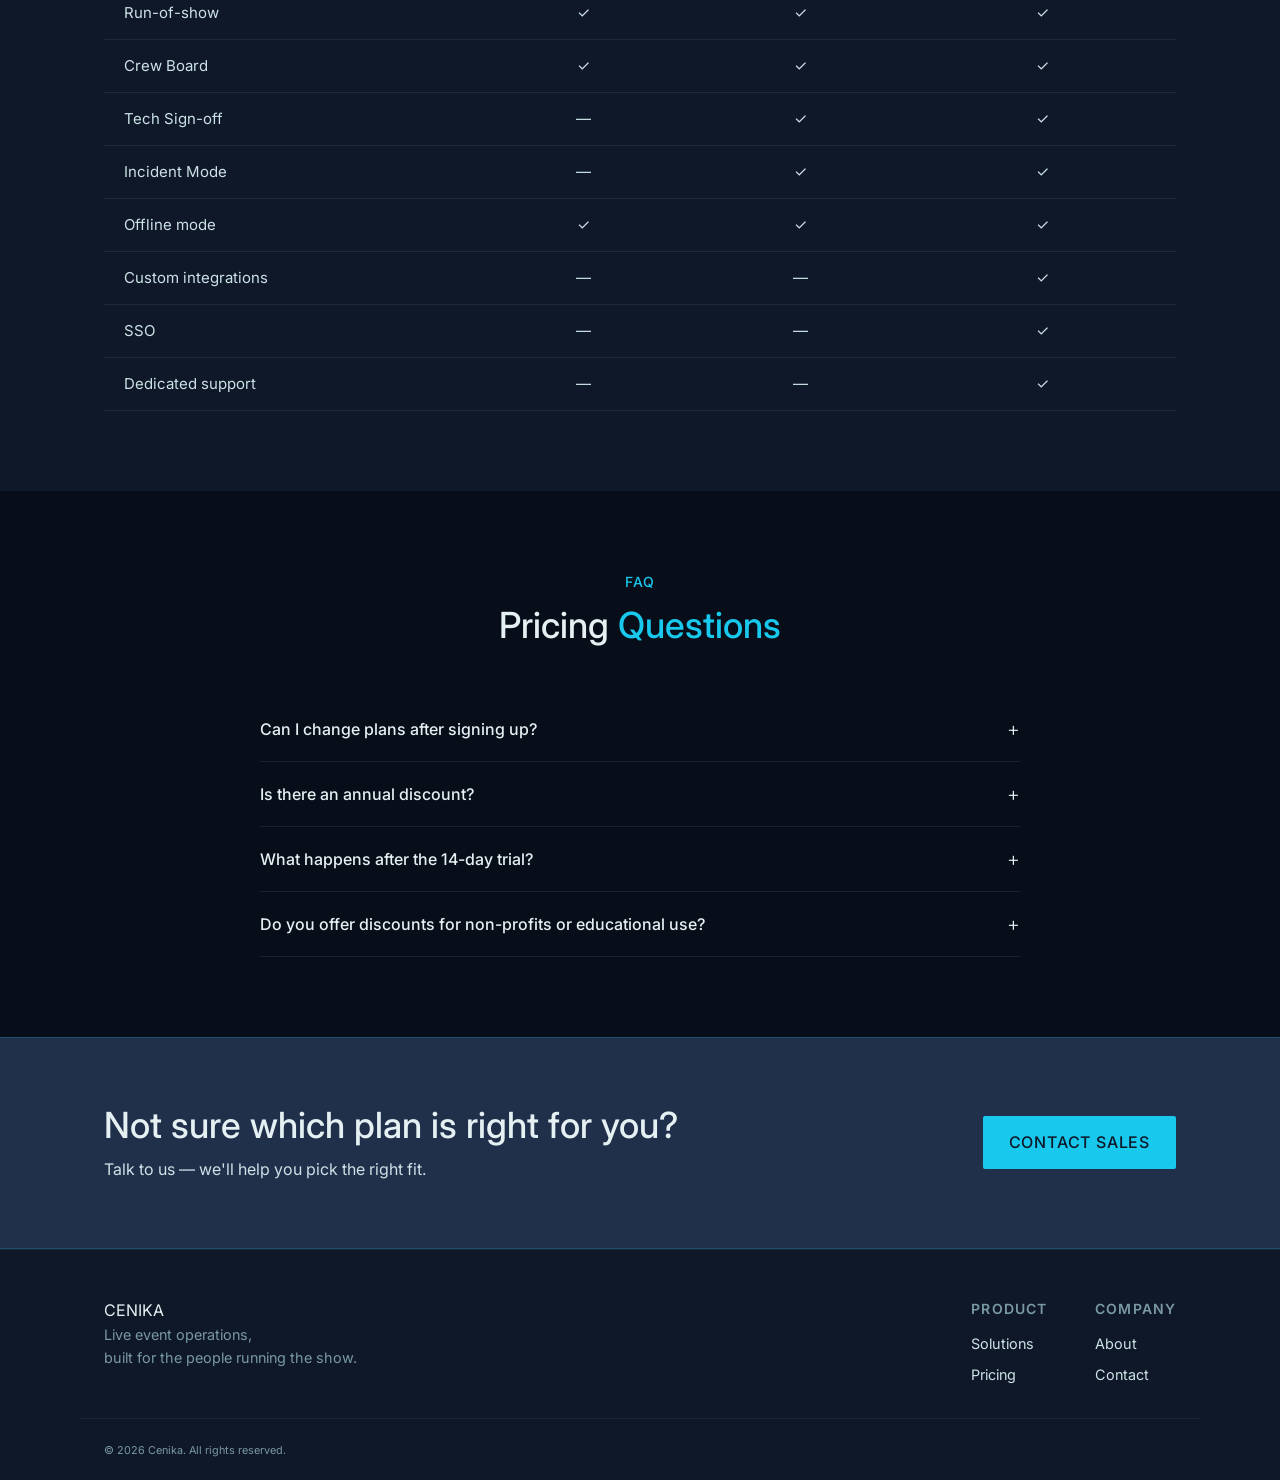
<file: prices.html>
<!DOCTYPE html>
<html lang="en">

<head>
  <meta charset="UTF-8" />
  <meta name="viewport" content="width=device-width, initial-scale=1.0" />
  <title>Pricing — Cenika</title>
  <meta name="description"
    content="Simple, transparent pricing for every scale of live event production. Starter, Pro and Enterprise plans — all with a 14-day free trial." />
  <meta name="author" content="Martin Szabó" />

  <!-- SEO -->
  <meta name="robots" content="index, follow" />
  <link rel="canonical" href="https://cenika.demo/prices.html" />

  <!-- OG (social megjelenés) — képet kiegészíteni! -->
  <meta property="og:title" content="Pricing — Cenika" />
  <meta property="og:description"
    content="Choose the Cenika plan that fits your production. Start free, scale as your events grow. No credit card required." />
  <meta property="og:type" content="website" />
  <meta property="og:url" content="https://cenika.demo/prices.html" />
  <meta property="og:image" content="img/og/pricing.jpg" />

  <!-- Theme -->
  <meta name="theme-color" content="#070e1a" />

  <!-- Favicon -->
  <link rel="icon" href="image/png/cenika_logo.png" type="image/png" />

  <!-- Google Fonts -->
  <link rel="preconnect" href="https://fonts.googleapis.com" />
  <link rel="preconnect" href="https://fonts.gstatic.com" crossorigin />
  <link href="https://fonts.googleapis.com/css2?family=Inter:wght@400;500;600;700&display=swap" rel="stylesheet" />

  <!-- CSS -->
  <link rel="stylesheet" href="css/style.css" />

  <!-- JS -->
  <script src="javascript/main.js" defer></script>
</head>

<body>

  <header class="site-header" id="site-header">
    <div class="header-inner">
      <a href="index.html" class="logo" aria-label="Cenika home">
        <img src="img/logo/cenika_logo.png" alt="Cenika logo" class="logo-icon">
      </a>
      <nav class="nav-menu" id="nav-menu" aria-label="Main navigation">
        <a href="index.html" class="nav-link">Home</a>
        <a href="solutions.html" class="nav-link">Solutions</a>
        <a href="prices.html" class="nav-link active" aria-current="page">Prices</a>
        <a href="about.html" class="nav-link">About</a>
        <a href="contact.html" class="nav-link">Contact</a>
      </nav>
      <button class="hamburger" id="hamburger" aria-label="Toggle menu" aria-expanded="false" aria-controls="nav-menu">
        <span aria-hidden="true"></span>
        <span aria-hidden="true"></span>
        <span aria-hidden="true"></span>
      </button>
    </div>
  </header>

  <main>

    <section class="page-hero" aria-labelledby="prices-hero-heading">
      <div class="container">
        <p class="micro-label">Transparent Pricing</p>
        <h1 id="prices-hero-heading">Simple Plans for <span class="accent">Every Scale</span></h1>
        <p class="body-lg">Start free, scale as your events grow. All plans include a 14-day free trial — no credit card
          required.</p>
      </div>
    </section>

    <!-- PRICING CARDS -->
    <section class="section" aria-labelledby="plans-heading">
      <div class="container">
        <h2 id="plans-heading" class="visually-hidden">Available plans</h2>
        <ul class="pricing-grid" role="list">

          <li class="pricing-card">
            <div class="plan-header">
              <p class="micro-label">For independent producers</p>
              <h3>Starter</h3>
              <p class="price"><span class="price-num">€49</span><span class="price-per">/month</span></p>
              <p class="plan-desc">Everything you need to run a single-stage live event.</p>
            </div>
            <ul class="plan-features" aria-label="Starter plan features">
              <li><span class="fi" aria-hidden="true">✓</span> Up to 3 simultaneous events</li>
              <li><span class="fi" aria-hidden="true">✓</span> 25 crew members per event</li>
              <li><span class="fi" aria-hidden="true">✓</span> Run-of-show builder</li>
              <li><span class="fi" aria-hidden="true">✓</span> Crew Board &amp; assignments</li>
              <li><span class="fi" aria-hidden="true">✓</span> CSV/Excel import</li>
              <li><span class="fi" aria-hidden="true">✓</span> Mobile access</li>
              <li><span class="fi dim" aria-hidden="true">✗</span> <span class="feature-na">Tech Sign-off module</span>
              </li>
              <li><span class="fi dim" aria-hidden="true">✗</span> <span class="feature-na">Incident Mode</span></li>
              <li><span class="fi dim" aria-hidden="true">✗</span> <span class="feature-na">Priority support</span></li>
            </ul>
            <a href="" class="btn-outline full-width">Start Free Trial</a>
          </li>

          <li class="pricing-card featured">
            <p class="featured-badge">Most Popular</p>
            <div class="plan-header">
              <p class="micro-label">For production companies</p>
              <h3>Pro</h3>
              <p class="price"><span class="price-num">€149</span><span class="price-per">/month</span></p>
              <p class="plan-desc">Full feature access for professional touring and stadium productions.</p>
            </div>
            <ul class="plan-features" aria-label="Pro plan features">
              <li><span class="fi" aria-hidden="true">✓</span> Unlimited events</li>
              <li><span class="fi" aria-hidden="true">✓</span> 150 crew members per event</li>
              <li><span class="fi" aria-hidden="true">✓</span> Run-of-show builder</li>
              <li><span class="fi" aria-hidden="true">✓</span> Crew Board &amp; assignments</li>
              <li><span class="fi" aria-hidden="true">✓</span> CSV/Excel import</li>
              <li><span class="fi" aria-hidden="true">✓</span> Mobile access</li>
              <li><span class="fi" aria-hidden="true">✓</span> Tech Sign-off module</li>
              <li><span class="fi" aria-hidden="true">✓</span> Incident Mode</li>
              <li><span class="fi dim" aria-hidden="true">✗</span> <span class="feature-na">Dedicated account
                  manager</span></li>
            </ul>
            <a href="" class="btn-primary full-width">Start Free Trial</a>
          </li>

          <li class="pricing-card">
            <div class="plan-header">
              <p class="micro-label">For venues &amp; promoters</p>
              <h3>Enterprise</h3>
              <p class="price"><span class="price-num">Custom</span></p>
              <p class="plan-desc">White-glove onboarding, custom integrations and unlimited scale.</p>
            </div>
            <ul class="plan-features" aria-label="Enterprise plan features">
              <li><span class="fi" aria-hidden="true">✓</span> Unlimited events &amp; crew</li>
              <li><span class="fi" aria-hidden="true">✓</span> Multi-venue management</li>
              <li><span class="fi" aria-hidden="true">✓</span> All Pro features</li>
              <li><span class="fi" aria-hidden="true">✓</span> Custom integrations</li>
              <li><span class="fi" aria-hidden="true">✓</span> SSO &amp; advanced security</li>
              <li><span class="fi" aria-hidden="true">✓</span> Dedicated account manager</li>
              <li><span class="fi" aria-hidden="true">✓</span> SLA &amp; uptime guarantee</li>
              <li><span class="fi" aria-hidden="true">✓</span> On-site training</li>
              <li><span class="fi" aria-hidden="true">✓</span> Priority support 24/7</li>
            </ul>
            <a href="" class="btn-outline full-width">Talk to Sales</a>
          </li>

        </ul>
      </div>
    </section>

    <!-- COMPARE TABLE -->
    <section class="section section-alt" aria-labelledby="compare-heading">
      <div class="container">
        <header class="section-header center">
          <p class="micro-label">Compare Plans</p>
          <h2 id="compare-heading">Feature <span class="accent">Breakdown</span></h2>
        </header>
        <div class="table-wrap">
          <table class="compare-table">
            <caption class="visually-hidden">Feature comparison across Starter, Pro and Enterprise plans</caption>
            <thead>
              <tr>
                <th scope="col">Feature</th>
                <th scope="col">Starter</th>
                <th scope="col">Pro</th>
                <th scope="col">Enterprise</th>
              </tr>
            </thead>
            <tbody>
              <tr>
                <td>Events</td>
                <td>3</td>
                <td>Unlimited</td>
                <td>Unlimited</td>
              </tr>
              <tr>
                <td>Crew per event</td>
                <td>25</td>
                <td>150</td>
                <td>Unlimited</td>
              </tr>
              <tr>
                <td>Run-of-show</td>
                <td>✓</td>
                <td>✓</td>
                <td>✓</td>
              </tr>
              <tr>
                <td>Crew Board</td>
                <td>✓</td>
                <td>✓</td>
                <td>✓</td>
              </tr>
              <tr>
                <td>Tech Sign-off</td>
                <td>—</td>
                <td>✓</td>
                <td>✓</td>
              </tr>
              <tr>
                <td>Incident Mode</td>
                <td>—</td>
                <td>✓</td>
                <td>✓</td>
              </tr>
              <tr>
                <td>Offline mode</td>
                <td>✓</td>
                <td>✓</td>
                <td>✓</td>
              </tr>
              <tr>
                <td>Custom integrations</td>
                <td>—</td>
                <td>—</td>
                <td>✓</td>
              </tr>
              <tr>
                <td>SSO</td>
                <td>—</td>
                <td>—</td>
                <td>✓</td>
              </tr>
              <tr>
                <td>Dedicated support</td>
                <td>—</td>
                <td>—</td>
                <td>✓</td>
              </tr>
            </tbody>
          </table>
        </div>
      </div>
    </section>

    <!-- FAQ -->
    <section class="section" id="faq" aria-labelledby="prices-faq-heading">
      <div class="container">
        <header class="section-header center">
          <p class="micro-label">FAQ</p>
          <h2 id="prices-faq-heading">Pricing <span class="accent">Questions</span></h2>
        </header>
        <div class="faq-list" role="list">
          <article class="faq-item" role="listitem">
            <button class="faq-q" aria-expanded="false">Can I change plans after signing up? <span class="faq-icon"
                aria-hidden="true">+</span></button>
            <div class="faq-a">
              <p>Yes, you can upgrade or downgrade at any time. Upgrades take effect immediately; downgrades apply at
                the next billing cycle.</p>
            </div>
          </article>
          <article class="faq-item" role="listitem">
            <button class="faq-q" aria-expanded="false">Is there an annual discount? <span class="faq-icon"
                aria-hidden="true">+</span></button>
            <div class="faq-a">
              <p>Yes — annual billing gives you two months free on both Starter and Pro plans. Enterprise pricing is
                fully custom based on volume and contract length.</p>
            </div>
          </article>
          <article class="faq-item" role="listitem">
            <button class="faq-q" aria-expanded="false">What happens after the 14-day trial? <span class="faq-icon"
                aria-hidden="true">+</span></button>
            <div class="faq-a">
              <p>If you don't add a payment method, your account is paused and your data is retained for 30 days. No
                charges are made without your explicit confirmation.</p>
            </div>
          </article>
          <article class="faq-item" role="listitem">
            <button class="faq-q" aria-expanded="false">Do you offer discounts for non-profits or educational use? <span
                class="faq-icon" aria-hidden="true">+</span></button>
            <div class="faq-a">
              <p>Yes. Contact our team with your organisation details and we'll discuss appropriate pricing. We support
                several youth theatre, community festivals, and academic programmes at reduced rates.</p>
            </div>
          </article>
        </div>
      </div>
    </section>

    <aside class="cta-banner" aria-label="Call to action">
      <div class="container cta-banner-inner">
        <div>
          <h2>Not sure which plan is right for you?</h2>
          <p class="body-md">Talk to us — we'll help you pick the right fit.</p>
        </div>
        <a href="contact.html" class="btn-primary">Contact Sales</a>
      </div>
    </aside>

  </main>

  <footer class="site-footer">
    <div class="container footer-inner">
      <div class="footer-brand">
        <a href="index.html" class="logo" aria-label="Cenika home">
          <div class="logo-icon" aria-hidden="true"></div>
          <span>CENIKA</span>
        </a>
        <p>Live event operations,<br>built for the people running the show.</p>
      </div>
      <nav class="footer-links" aria-label="Footer navigation">
        <div class="footer-col">
          <h4>Product</h4>
          <a href="solutions.html">Solutions</a>
          <a href="prices.html">Pricing</a>
        </div>
        <div class="footer-col">
          <h4>Company</h4>
          <a href="about.html">About</a>
          <a href="contact.html">Contact</a>
        </div>
      </nav>
    </div>
    <div class="footer-bottom container">
      <p><small>© 2026 Cenika. All rights reserved.</small></p>
    </div>
  </footer>
</body>

</html>
</file>
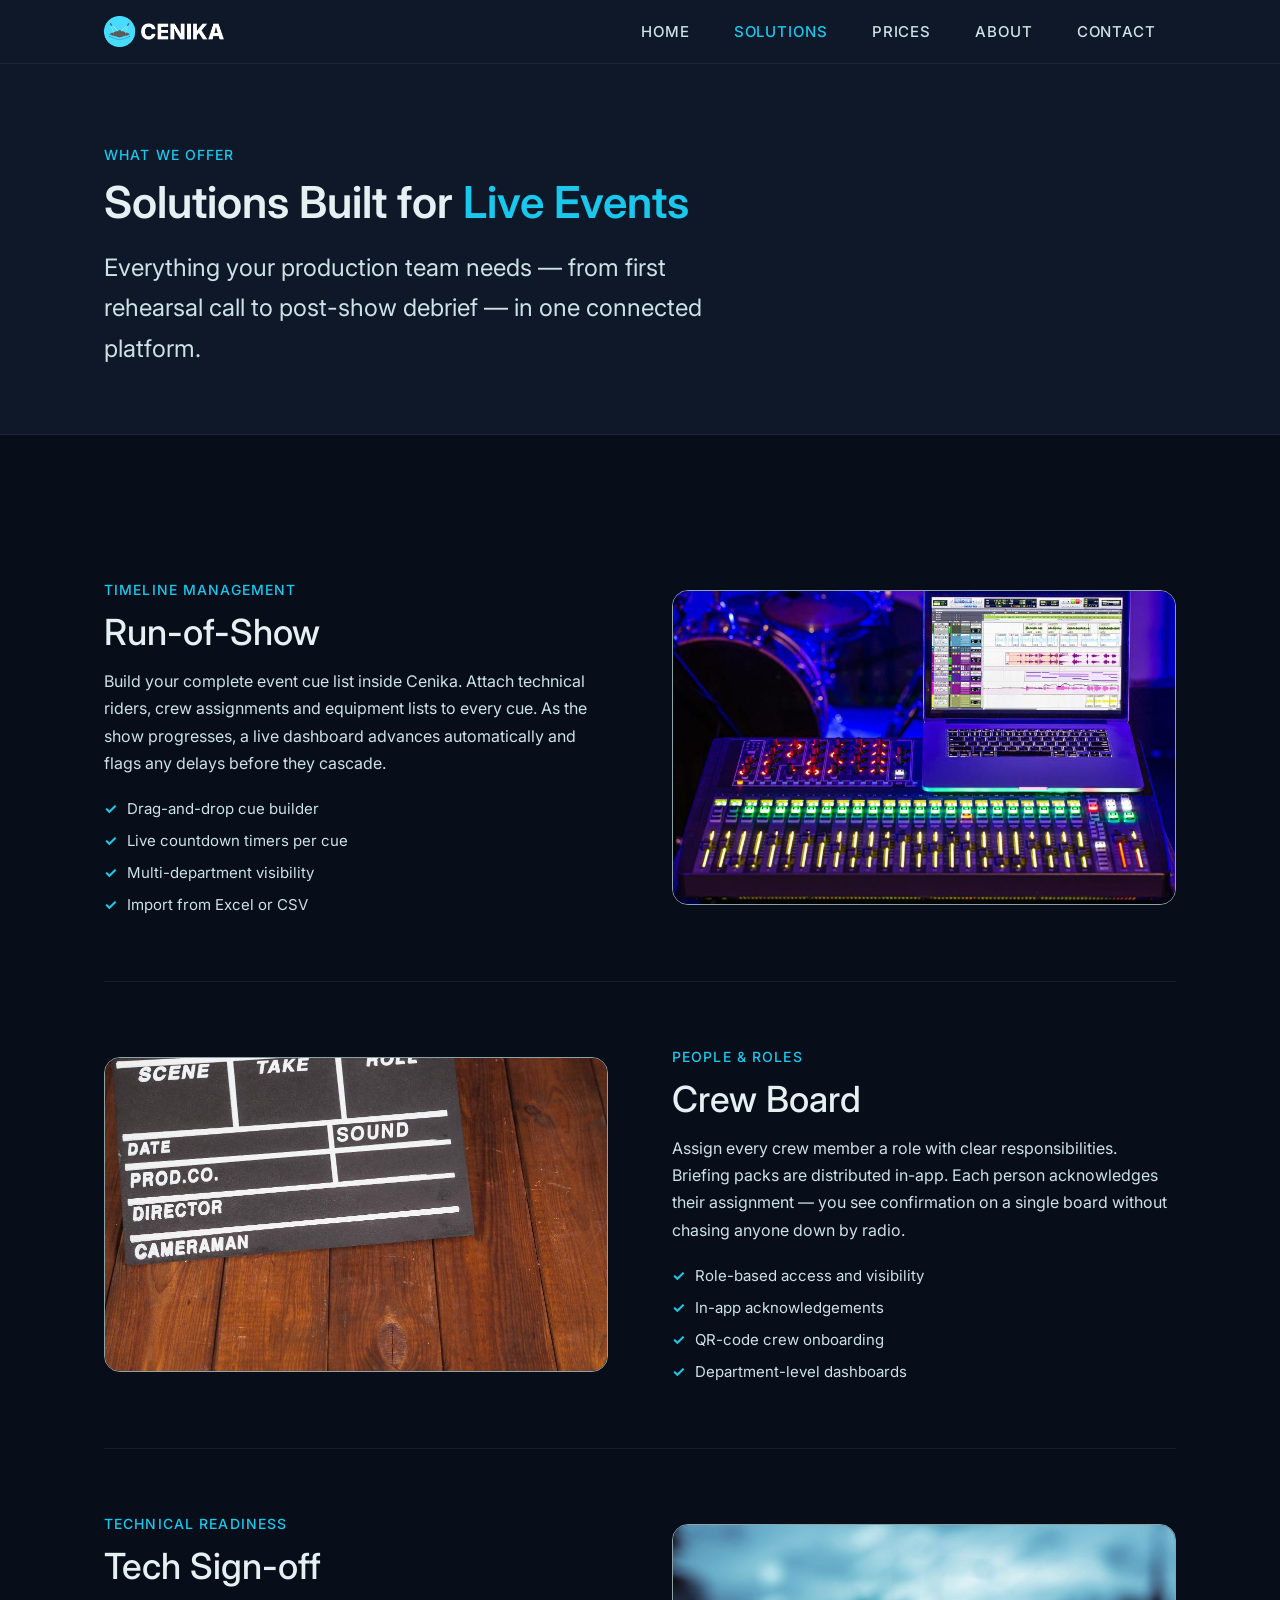
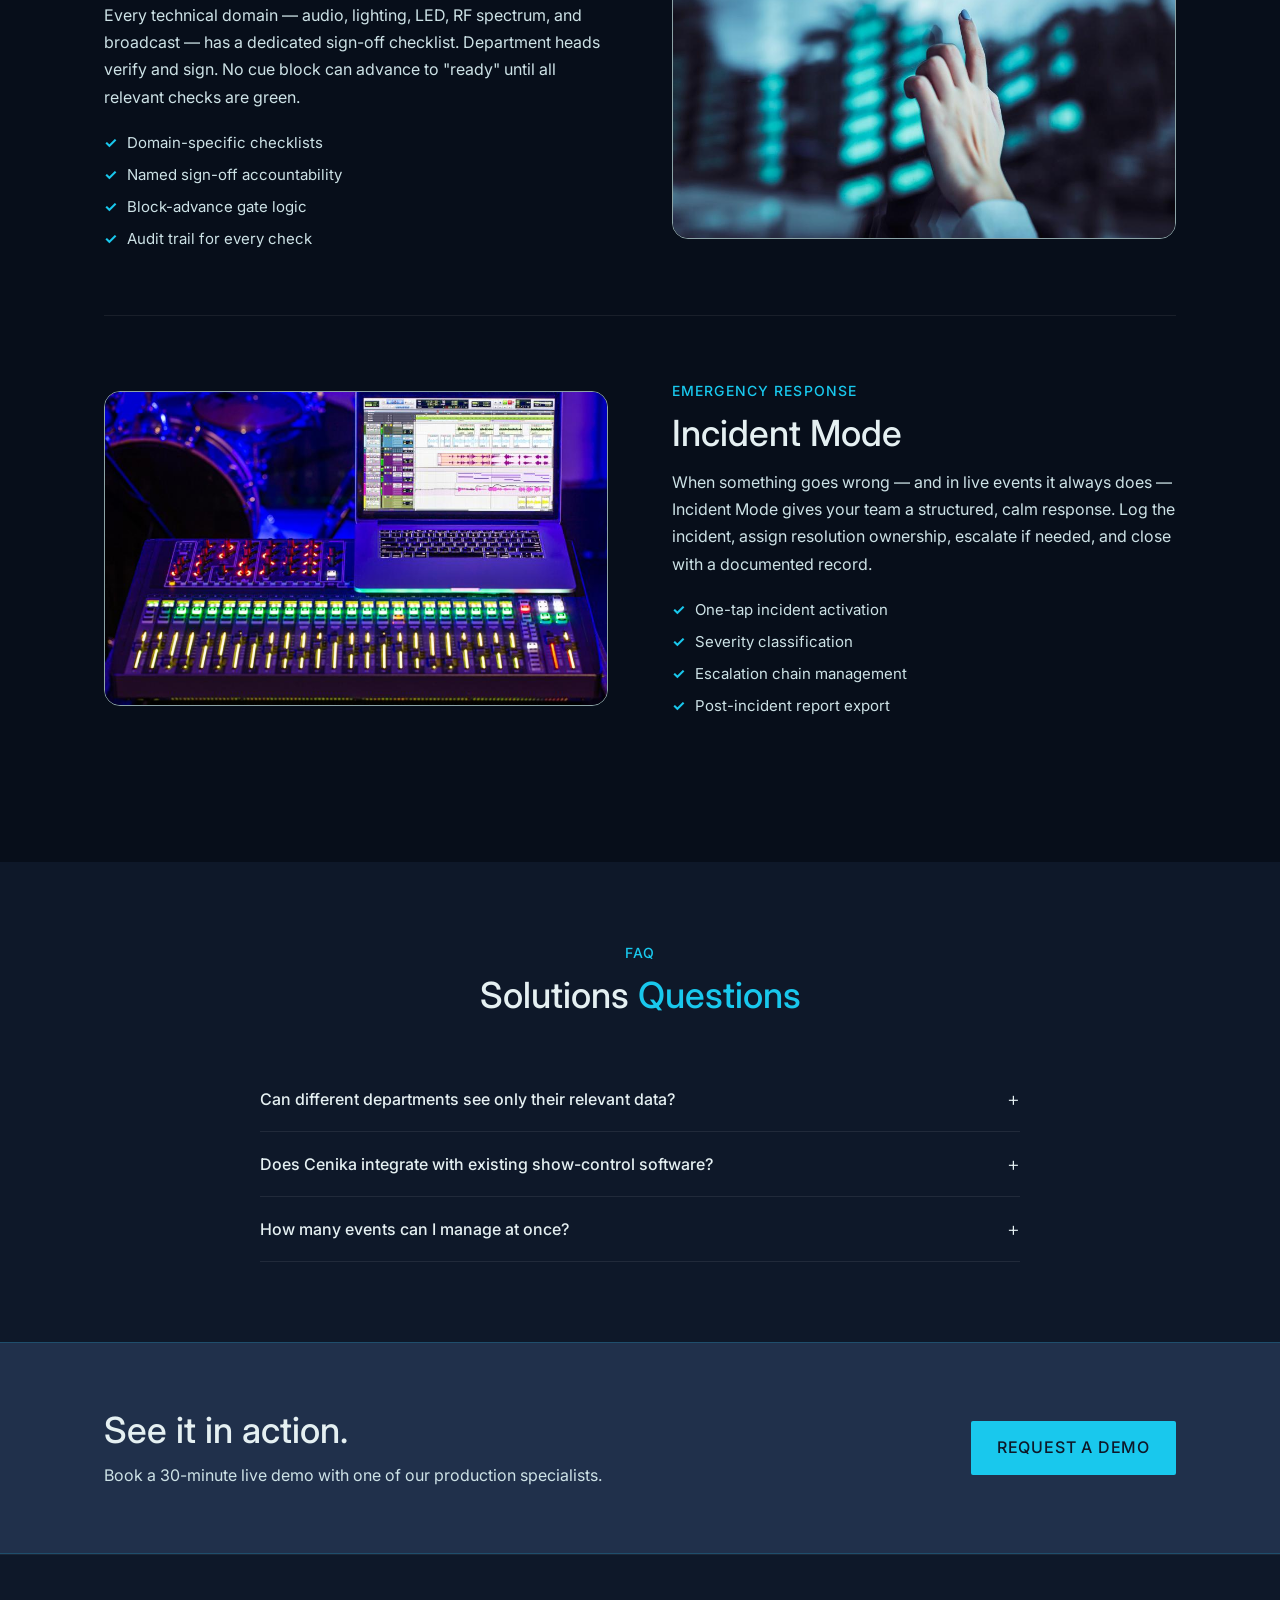
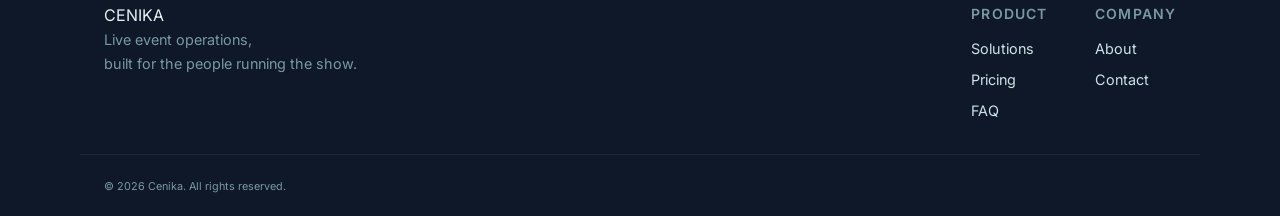
<file: solutions.html>
<!DOCTYPE html>
<html lang="en">

<head>
  <meta charset="UTF-8" />
  <meta name="viewport" content="width=device-width, initial-scale=1.0" />
  <title>Solutions — Cenika</title>
  <meta name="description"
    content="Discover Cenika's core modules: Run-of-Show timeline builder, Crew Board, Tech Sign-off checklists and Incident Mode — everything for live stadium production." />
  <meta name="author" content="Martin Szabó" />

  <!-- SEO -->
  <meta name="robots" content="index, follow" />
  <link rel="canonical" href="https://cenika.demo/solutions.html" />

  <!-- OG (social megjelenés) — képet kiegészíteni! -->
  <meta property="og:title" content="Solutions — Cenika" />
  <meta property="og:description"
    content="Run-of-show, crew coordination, technical sign-off and incident response — all in one platform built for live events." />
  <meta property="og:type" content="website" />
  <meta property="og:url" content="https://cenika.demo/solutions.html" />
  <meta property="og:image" content="img/og/solutions.jpg" />

  <!-- Theme -->
  <meta name="theme-color" content="#070e1a" />

  <!-- Favicon -->
  <link rel="icon" href="image/png/cenika_logo.png" type="image/png" />

  <!-- Google Fonts -->
  <link rel="preconnect" href="https://fonts.googleapis.com" />
  <link rel="preconnect" href="https://fonts.gstatic.com" crossorigin />
  <link href="https://fonts.googleapis.com/css2?family=Inter:wght@400;500;600;700&display=swap" rel="stylesheet" />

  <!-- CSS -->
  <link rel="stylesheet" href="css/style.css" />

  <!-- JS -->
  <script src="javascript/main.js" defer></script>
</head>

<body>

  <header class="site-header" id="site-header">
    <div class="header-inner">
      <a href="index.html" class="logo" aria-label="Cenika home">
        <img src="img/logo/cenika_logo.png" alt="Cenika logo" class="logo-icon">
      </a>
      <nav class="nav-menu" id="nav-menu" aria-label="Main navigation">
        <a href="index.html" class="nav-link">Home</a>
        <a href="solutions.html" class="nav-link active" aria-current="page">Solutions</a>
        <a href="prices.html" class="nav-link">Prices</a>
        <a href="about.html" class="nav-link">About</a>
        <a href="contact.html" class="nav-link">Contact</a>
      </nav>
      <button class="hamburger" id="hamburger" aria-label="Toggle menu" aria-expanded="false" aria-controls="nav-menu">
        <span aria-hidden="true"></span>
        <span aria-hidden="true"></span>
        <span aria-hidden="true"></span>
      </button>
    </div>
  </header>

  <main>

    <section class="page-hero" aria-labelledby="solutions-hero-heading">
      <div class="container">
        <p class="micro-label">What We Offer</p>
        <h1 id="solutions-hero-heading">Solutions Built for <span class="accent">Live Events</span></h1>
        <p class="body-lg">Everything your production team needs — from first rehearsal call to post-show debrief — in
          one connected platform.</p>
      </div>
    </section>

    <section class="section" aria-labelledby="solutions-list-heading">
      <h2 id="solutions-list-heading" class="visually-hidden">Our solutions</h2>
      <div class="container">

        <article class="solution-block" aria-labelledby="sol-ros-heading">
          <div class="solution-text">
            <p class="micro-label">Timeline Management</p>
            <h2 id="sol-ros-heading">Run-of-Show</h2>
            <p class="body-md">Build your complete event cue list inside Cenika. Attach technical riders, crew
              assignments and equipment lists to every cue. As the show progresses, a live dashboard advances
              automatically and flags any delays before they cascade.</p>
            <ul class="feature-list">
              <li>Drag-and-drop cue builder</li>
              <li>Live countdown timers per cue</li>
              <li>Multi-department visibility</li>
              <li>Import from Excel or CSV</li>
            </ul>
          </div>
          <figure class="solution-visual">
            <img src="img/solutions/runofshow.jpg" alt="Run-of-show illustration" class="solution-img" />
          </figure>
        </article>

        <article class="solution-block reverse" aria-labelledby="sol-crew-heading">
          <div class="solution-text">
            <p class="micro-label">People &amp; Roles</p>
            <h2 id="sol-crew-heading">Crew Board</h2>
            <p class="body-md">Assign every crew member a role with clear responsibilities. Briefing packs are
              distributed in-app. Each person acknowledges their assignment — you see confirmation on a single board
              without chasing anyone down by radio.</p>
            <ul class="feature-list">
              <li>Role-based access and visibility</li>
              <li>In-app acknowledgements</li>
              <li>QR-code crew onboarding</li>
              <li>Department-level dashboards</li>
            </ul>
          </div>
          <figure class="solution-visual">
            <img src="img/solutions/crewboard.jpg" alt="Crew board illustration" class="solution-img" />
          </figure>
        </article>

        <article class="solution-block" aria-labelledby="sol-tech-heading">
          <div class="solution-text">
            <p class="micro-label">Technical Readiness</p>
            <h2 id="sol-tech-heading">Tech Sign-off</h2>
            <p class="body-md">Every technical domain — audio, lighting, LED, RF spectrum, and broadcast — has a
              dedicated sign-off checklist. Department heads verify and sign. No cue block can advance to "ready" until
              all relevant checks are green.</p>
            <ul class="feature-list">
              <li>Domain-specific checklists</li>
              <li>Named sign-off accountability</li>
              <li>Block-advance gate logic</li>
              <li>Audit trail for every check</li>
            </ul>
          </div>
          <figure class="solution-visual">
            <img src="img/solutions/techsignoff.jpg" alt="Tech Sign-off illustration" class="solution-img" />
          </figure>
        </article>

        <article class="solution-block reverse" aria-labelledby="sol-incident-heading">
          <div class="solution-text">
            <p class="micro-label">Emergency Response</p>
            <h2 id="sol-incident-heading">Incident Mode</h2>
            <p class="body-md">When something goes wrong — and in live events it always does — Incident Mode gives your
              team a structured, calm response. Log the incident, assign resolution ownership, escalate if needed, and
              close with a documented record.</p>
            <ul class="feature-list">
              <li>One-tap incident activation</li>
              <li>Severity classification</li>
              <li>Escalation chain management</li>
              <li>Post-incident report export</li>
            </ul>
          </div>
          <figure class="solution-visual">
            <img src="img/solutions/incidentmode.jpg" alt="Incident mode illustration" class="solution-img" />
          </figure>
        </article>

      </div>
    </section>

    <section class="section section-alt" id="faq" aria-labelledby="sol-faq-heading">
      <div class="container">
        <header class="section-header center">
          <p class="micro-label">FAQ</p>
          <h2 id="sol-faq-heading">Solutions <span class="accent">Questions</span></h2>
        </header>
        <div class="faq-list" role="list">
          <article class="faq-item" role="listitem">
            <button class="faq-q" aria-expanded="false">Can different departments see only their relevant data? <span
                class="faq-icon" aria-hidden="true">+</span></button>
            <div class="faq-a">
              <p>Yes. Role-based access means audio crew see the audio domain, lighting crew see lighting, and so on.
                Heads-of-department and production managers get full cross-department visibility.</p>
            </div>
          </article>
          <article class="faq-item" role="listitem">
            <button class="faq-q" aria-expanded="false">Does Cenika integrate with existing show-control software? <span
                class="faq-icon" aria-hidden="true">+</span></button>
            <div class="faq-a">
              <p>Cenika is built as an operations layer on top of your existing show-control tools. We support CSV/Excel
                import and are adding native integrations with leading show-file formats throughout 2025.</p>
            </div>
          </article>
          <article class="faq-item" role="listitem">
            <button class="faq-q" aria-expanded="false">How many events can I manage at once? <span class="faq-icon"
                aria-hidden="true">+</span></button>
            <div class="faq-a">
              <p>There is no hard cap on simultaneous events. Enterprise customers run multi-venue tours and festival
                campuses where dozens of stages operate in parallel.</p>
            </div>
          </article>
        </div>
      </div>
    </section>

    <aside class="cta-banner" aria-label="Call to action">
      <div class="container cta-banner-inner">
        <div>
          <h2>See it in action.</h2>
          <p class="body-md">Book a 30-minute live demo with one of our production specialists.</p>
        </div>
        <a href="contact.html" class="btn-primary">Request a Demo</a>
      </div>
    </aside>

  </main>

  <footer class="site-footer">
    <div class="container footer-inner">
      <div class="footer-brand">
        <a href="index.html" class="logo" aria-label="Cenika home">
          <div class="logo-icon" aria-hidden="true"></div>
          <span>CENIKA</span>
        </a>
        <p>Live event operations,<br>built for the people running the show.</p>
      </div>
      <nav class="footer-links" aria-label="Footer navigation">
        <div class="footer-col">
          <h4>Product</h4>
          <a href="solutions.html">Solutions</a>
          <a href="prices.html">Pricing</a>
          <a href="index.html#faq">FAQ</a>
        </div>
        <div class="footer-col">
          <h4>Company</h4>
          <a href="about.html">About</a>
          <a href="contact.html">Contact</a>
        </div>
      </nav>
    </div>
    <div class="footer-bottom container">
      <p><small>© 2026 Cenika. All rights reserved.</small></p>
    </div>
  </footer>
</body>

</html>
</file>
<file: css/style.css>
/* --- Global tokens --- */
:root {
  --bg-primary: #070e1a;
  --surface-alt: #0e1829;
  --surface-panel: #20304b;
  --border-subtle: #8da4a7;
  --accent-cyan: #19c8ed;
  --text-primary: #e5f0f2;
  --text-secondary: #cde2e6;
  --text-muted: #7a99a0;
  --radius-xs: 2px;
  --radius-m: 16px;
  --radius-s: 8px;
  --header-h: 64px;
  --max-w: 1120px;
  --danger: #e84c4c;
}

*,
*::before,
*::after {
  box-sizing: border-box;
  margin: 0;
  padding: 0;
}

html {
  scroll-behavior: smooth;
}

body {
  font-family: 'Inter', sans-serif;
  background: var(--bg-primary);
  color: var(--text-primary);
  font-size: 16px;
  line-height: 1.6;
  -webkit-font-smoothing: antialiased;
}

a {
  color: inherit;
  text-decoration: none;
}

img {
  display: block;
  max-width: 100%;
}

ul {
  list-style: none;
}

/* --- Layout --- */
.container {
  max-width: var(--max-w);
  margin: 0 auto;
  padding: 0 1.5rem;
}

/* --- Typography --- */
h1 {
  font-size: clamp(2rem, 5vw, 2.75rem);
  font-weight: 600;
  line-height: 1.3;
}

h2 {
  font-size: clamp(1.6rem, 3vw, 2.25rem);
  font-weight: 500;
  line-height: 1.3;
}

h3 {
  font-size: 1.5rem;
  font-weight: 500;
  line-height: 1.3;
}

h4 {
  font-size: 1rem;
  font-weight: 600;
}

.micro-label {
  font-size: 0.875rem;
  font-weight: 500;
  letter-spacing: 0.08em;
  color: var(--accent-cyan);
  text-transform: uppercase;
  display: block;
  margin-bottom: 0.5rem;
}

.body-lg {
  font-size: 1.5rem;
  font-weight: 400;
  line-height: 1.7;
  color: var(--text-secondary);
}

.body-md {
  font-size: 1rem;
  font-weight: 400;
  line-height: 1.7;
  color: var(--text-secondary);
}

.accent {
  color: var(--accent-cyan);
}

/* --- Buttons --- */
.btn-primary {
  display: inline-flex;
  align-items: center;
  justify-content: center;
  background: var(--accent-cyan);
  color: var(--surface-alt);
  font-size: 1rem;
  font-weight: 500;
  text-transform: uppercase;
  letter-spacing: 0.05em;
  padding: 0.75rem 1.5rem;
  border-radius: var(--radius-xs);
  border: 2px solid var(--accent-cyan);
  cursor: pointer;
  transition: opacity 0.2s;
}

.btn-primary:hover {
  opacity: 0.85;
}

.btn-outline {
  display: inline-flex;
  align-items: center;
  justify-content: center;
  background: transparent;
  color: var(--text-secondary);
  font-size: 1rem;
  font-weight: 500;
  text-transform: uppercase;
  letter-spacing: 0.05em;
  padding: 0.75rem 1.5rem;
  border-radius: var(--radius-xs);
  border: 2px solid var(--border-subtle);
  cursor: pointer;
  transition: border-color 0.2s, color 0.2s;
}

.btn-outline:hover {
  border-color: var(--accent-cyan);
  color: var(--accent-cyan);
}

.full-width {
  width: 100%;
}

.cta-group {
  display: flex;
  gap: 0.75rem;
  flex-wrap: wrap;
  margin-top: 1.5rem;
}

/* Headewr */
.site-header {
  position: sticky;
  top: 0;
  z-index: 100;
  background: var(--surface-alt);
  height: var(--header-h);
  display: flex;
  align-items: center;
  border-bottom: 1px solid rgba(255, 255, 255, 0.06);
}

.header-inner {
  max-width: var(--max-w);
  margin: 0 auto;
  padding: 0 1.5rem;
  width: 100%;
  display: flex;
  align-items: center;
  justify-content: space-between;
}

.logo-icon {
  width: 120px;
  height: auto;
}

.nav-menu {
  display: flex;
  gap: 0.25rem;
  align-items: center;
}

.nav-link {
  font-size: 0.9375rem;
  font-weight: 500;
  text-transform: uppercase;
  letter-spacing: 0.06em;
  color: var(--text-secondary);
  padding: 0.625rem 1.25rem;
  border-radius: var(--radius-xs);
  transition: color 0.15s;
}

.nav-link:hover,
.nav-link.active {
  color: var(--accent-cyan);
}

.hamburger {
  display: none;
  flex-direction: column;
  gap: 5px;
  background: none;
  border: none;
  cursor: pointer;
  padding: 4px;
}

.hamburger span {
  display: block;
  width: 24px;
  height: 2px;
  background: var(--text-primary);
  border-radius: 2px;
  transition: all 0.25s;
}

.hamburger.open span:nth-child(1) {
  transform: translateY(7px) rotate(45deg);
}

.hamburger.open span:nth-child(2) {
  opacity: 0;
}

.hamburger.open span:nth-child(3) {
  transform: translateY(-7px) rotate(-45deg);
}

/* Hero - Home */
.hero {
  position: relative;
  min-height: 600px;
  display: flex;
  align-items: center;
  overflow: hidden;
}

.hero-bg {
  position: absolute;
  inset: 0;
  z-index: 0;
}

.hero-img {
  width: 100%;
  height: 100%;
  object-fit: cover;
}

.hero-overlay {
  position: absolute;
  inset: 0;
  background: rgba(7, 14, 26, 0.72);
}

.hero-content {
  position: relative;
  z-index: 1;
  padding-top: 3rem;
  padding-bottom: 3rem;
}

.hero-content h1 {
  max-width: 700px;
  margin-bottom: 1rem;
}

.hero-content .body-lg {
  max-width: 680px;
}

/* Page Hero */
.page-hero {
  background: var(--surface-alt);
  padding: 5rem 0 4rem;
  border-bottom: 1px solid rgba(255, 255, 255, 0.06);
}

.page-hero .container h1 {
  max-width: 700px;
  margin-bottom: 1rem;
}

.page-hero .container .body-lg {
  max-width: 660px;
}

/* Sections */
.section {
  padding: 5rem 0;
}

.section-alt {
  background: var(--surface-alt);
}

.section-header {
  margin-bottom: 3rem;
}

.section-header.center {
  text-align: center;
}

.section-header.center h2 {
  margin-bottom: 0.75rem;
}

.section-header.center .body-md {
  max-width: 580px;
  margin: 0 auto;
}

/* Cards grid */
.cards-grid {
  display: grid;
  grid-template-columns: repeat(4, 1fr);
  gap: 1rem;
}

.card {
  background: var(--surface-panel);
  border: 2px solid var(--border-subtle);
  border-radius: var(--radius-m);
  padding: 1.5rem;
  display: flex;
  flex-direction: column;
  gap: 0.5rem;
  transition: border-color 0.2s;
}

.card:hover {
  border-color: var(--accent-cyan);
}

.card-label {
  font-size: 0.8125rem;
  font-weight: 500;
  letter-spacing: 0.08em;
  text-transform: uppercase;
  color: var(--accent-cyan);
}

.card h3 {
  font-size: 1.25rem;
}

.card p {
  color: var(--text-secondary);
  font-size: 0.9375rem;
  line-height: 1.65;
}

/* Steps */
.steps {
  display: flex;
  flex-direction: column;
  gap: 0;
}

.step {
  display: flex;
  gap: 2rem;
  padding: 2rem 0;
  border-bottom: 1px solid rgba(255, 255, 255, 0.07);
  align-items: flex-start;
}

.step:last-child {
  border-bottom: none;
}

.step-num {
  font-size: 2.5rem;
  font-weight: 700;
  color: var(--accent-cyan);
  opacity: 0.3;
  flex-shrink: 0;
  width: 80px;
  line-height: 1;
  padding-top: 0.25rem;
}

.step-content h3 {
  margin-bottom: 0.5rem;
}

.step-content p {
  color: var(--text-secondary);
}

/* Stats */
.stats-section {
  background: var(--surface-panel);
}

.stats-grid {
  display: grid;
  grid-template-columns: repeat(4, 1fr);
  gap: 1rem;
  text-align: center;
}

.stat {
  padding: 2rem 1rem;
}

.stat-num {
  display: block;
  font-size: 2.75rem;
  font-weight: 700;
  color: var(--accent-cyan);
  line-height: 1.1;
}

.stat-label {
  display: block;
  font-size: 0.875rem;
  color: var(--text-secondary);
  margin-top: 0.4rem;
  text-transform: uppercase;
  letter-spacing: 0.06em;
}

/* GYIK */
.faq-list {
  max-width: 760px;
  margin: 0 auto;
  display: flex;
  flex-direction: column;
  gap: 0;
}

.faq-item {
  border-bottom: 1px solid rgba(255, 255, 255, 0.08);
}

.faq-q {
  width: 100%;
  background: none;
  border: none;
  color: var(--text-primary);
  font-family: 'Inter', sans-serif;
  font-size: 1rem;
  font-weight: 500;
  text-align: left;
  padding: 1.25rem 0;
  cursor: pointer;
  display: flex;
  justify-content: space-between;
  align-items: center;
  gap: 1rem;
  transition: color 0.15s;
}

.faq-q:hover {
  color: var(--accent-cyan);
}

.faq-icon {
  font-size: 1.25rem;
  font-weight: 300;
  flex-shrink: 0;
  transition: transform 0.25s;
}

.faq-item.open .faq-icon {
  transform: rotate(45deg);
}

.faq-a {
  max-height: 0;
  overflow: hidden;
  transition: max-height 0.35s ease, padding 0.35s;
}

.faq-item.open .faq-a {
  max-height: 300px;
  padding-bottom: 1.25rem;
}

.faq-a p {
  color: var(--text-secondary);
  line-height: 1.7;
}

/* CTA banner */
.cta-banner {
  background: var(--surface-panel);
  border-top: 1px solid rgba(25, 200, 237, 0.2);
  border-bottom: 1px solid rgba(25, 200, 237, 0.2);
  padding: 4rem 0;
}

.cta-banner-inner {
  display: flex;
  align-items: center;
  justify-content: space-between;
  gap: 2rem;
  flex-wrap: wrap;
}

.cta-banner h2 {
  margin-bottom: 0.5rem;
}

/* Solutions page */
.solution-block {
  display: grid;
  grid-template-columns: 1fr 1fr;
  gap: 4rem;
  align-items: center;
  padding: 4rem 0;
  border-bottom: 1px solid rgba(255, 255, 255, 0.07);
}

.solution-block:last-child {
  border-bottom: none;
}

.solution-block.reverse .solution-text {
  order: 2;
}

.solution-block.reverse .solution-visual {
  order: 1;
}

.solution-text h2 {
  margin-bottom: 0.75rem;
}

.solution-text .body-md {
  margin-bottom: 1.25rem;
}

.feature-list {
  display: flex;
  flex-direction: column;
  gap: 0.5rem;
}

.feature-list li {
  display: flex;
  align-items: center;
  gap: 0.625rem;
  color: var(--text-secondary);
  font-size: 0.9375rem;
}

.feature-list li::before {
  content: '✓';
  color: var(--accent-cyan);
  font-weight: 700;
  flex-shrink: 0;
}

.solution-img {
  width: 100%;
  aspect-ratio: 16 / 10;
  object-fit: cover;
  border-radius: var(--radius-m);
  border: 1.5px solid var(--border-subtle);
  background: var(--surface-panel);
  display: block;
}

figure.solution-visual {
  margin: 0;
}

/* Pricing page */
.pricing-grid {
  display: grid;
  grid-template-columns: repeat(3, 1fr);
  gap: 1.5rem;
  align-items: stretch;
}

.pricing-card {
  background: var(--surface-panel);
  border: 2px solid var(--border-subtle);
  border-radius: var(--radius-m);
  padding: 2rem;
  display: flex;
  flex-direction: column;
  gap: 1.5rem;
  position: relative;
}

.pricing-card.featured {
  border-color: var(--accent-cyan);
  background: #0e2038;
}

.featured-badge {
  position: absolute;
  top: -1px;
  right: 1.5rem;
  background: var(--accent-cyan);
  color: var(--bg-primary);
  font-size: 0.75rem;
  font-weight: 600;
  text-transform: uppercase;
  letter-spacing: 0.06em;
  padding: 0.25rem 0.75rem;
  border-radius: 0 0 6px 6px;
}

.plan-header {
  display: flex;
  flex-direction: column;
  gap: 0.5rem;
}

.plan-header h3 {
  font-size: 1.5rem;
}

.price {
  display: flex;
  align-items: baseline;
  gap: 0.25rem;
  margin: 0.5rem 0;
}

.price-num {
  font-size: 2.5rem;
  font-weight: 700;
  color: var(--text-primary);
}

.price-per {
  font-size: 1rem;
  color: var(--text-muted);
}

.plan-desc {
  font-size: 0.9rem;
  color: var(--text-secondary);
}

.plan-features {
  display: flex;
  flex-direction: column;
  gap: 0.625rem;
  flex: 1;
}

.plan-features li {
  display: flex;
  align-items: center;
  gap: 0.625rem;
  font-size: 0.9rem;
  color: var(--text-secondary);
}

.fi {
  font-size: 0.875rem;
  font-weight: 700;
  color: var(--accent-cyan);
  flex-shrink: 0;
}

.fi.dim {
  color: var(--text-muted);
}

/* Comparison table */
.table-wrap {
  overflow-x: auto;
}

.compare-table {
  width: 100%;
  border-collapse: collapse;
  font-size: 0.9375rem;
}

.compare-table th,
.compare-table td {
  padding: 0.875rem 1.25rem;
  text-align: center;
  border-bottom: 1px solid rgba(255, 255, 255, 0.07);
}

.compare-table th:first-child,
.compare-table td:first-child {
  text-align: left;
}

.compare-table thead th {
  font-size: 0.875rem;
  font-weight: 600;
  text-transform: uppercase;
  letter-spacing: 0.06em;
  color: var(--text-muted);
  padding-bottom: 1rem;
}

.compare-table thead th:nth-child(3) {
  color: var(--accent-cyan);
}

.compare-table tbody td {
  color: var(--text-secondary);
}

/* About page */
.two-col {
  display: grid;
  grid-template-columns: 1fr 1fr;
  gap: 4rem;
  align-items: start;
}

.about-stats {
  display: grid;
  grid-template-columns: 1fr 1fr;
  gap: 1.5rem;
}

.about-stat {
  background: var(--surface-panel);
  border: 1.5px solid var(--border-subtle);
  border-radius: var(--radius-m);
  padding: 1.5rem;
  text-align: center;
}

.about-stat .stat-num {
  font-size: 2rem;
}

.team-grid {
  display: grid;
  grid-template-columns: repeat(3, 1fr);
  gap: 1.5rem;
}

.team-card {
  background: var(--surface-panel);
  border: 1.5px solid var(--border-subtle);
  border-radius: var(--radius-m);
  padding: 1.75rem;
  display: flex;
  flex-direction: column;
  gap: 0.5rem;
  text-align: center;
}

.team-avatar {
  width: 64px;
  height: 64px;
  border-radius: 50%;
  margin: 0 auto 0.75rem;
  font-size: 1.1rem;
  font-weight: 700;
  color: var(--accent-cyan);
  display: flex;
  align-items: center;
  justify-content: center;
  border: 2px solid var(--accent-cyan);
}

.team-card h4 {
  font-size: 1.125rem;
}

.team-card p {
  color: var(--text-secondary);
  font-size: 0.9rem;
  margin-top: 0.25rem;
}

/* Contact page */
.contact-layout {
  display: grid;
  grid-template-columns: 1fr 380px;
  gap: 4rem;
  align-items: start;
}

.contact-form-wrap h2 {
  margin-bottom: 1.5rem;
}

.contact-form {
  display: flex;
  flex-direction: column;
  gap: 1rem;
}

.form-row {
  display: grid;
  grid-template-columns: 1fr 1fr;
  gap: 1rem;
}

.form-group {
  display: flex;
  flex-direction: column;
  gap: 0.375rem;
}

.form-group label {
  font-size: 0.875rem;
  font-weight: 500;
  color: var(--text-secondary);
}

.form-group input,
.form-group select,
.form-group textarea {
  background: var(--surface-panel);
  border: 1.5px solid var(--border-subtle);
  border-radius: var(--radius-s);
  color: var(--text-primary);
  font-family: 'Inter', sans-serif;
  font-size: 0.9375rem;
  padding: 0.75rem 1rem;
  outline: none;
  transition: border-color 0.2s;
  width: 100%;
}

.form-group input::placeholder,
.form-group textarea::placeholder {
  color: var(--text-muted);
}

.form-group input:focus,
.form-group select:focus,
.form-group textarea:focus {
  border-color: var(--accent-cyan);
}

.form-group select {
  appearance: none;
  cursor: pointer;
}

.form-group select option {
  background: var(--surface-panel);
}

.form-group textarea {
  resize: vertical;
  min-height: 120px;
}

.form-success {
  background: rgba(25, 200, 237, 0.08);
  border: 1.5px solid var(--accent-cyan);
  border-radius: var(--radius-s);
  padding: 1rem 1.25rem;
  color: var(--accent-cyan);
  font-weight: 500;
  margin-top: 0.5rem;
}

.contact-info {
  display: flex;
  flex-direction: column;
  gap: 1.5rem;
  padding-top: 0.5rem;
}

.info-block {
  border-top: 1px solid rgba(255, 255, 255, 0.07);
  padding-top: 1.25rem;
}

.info-block p {
  color: var(--text-secondary);
  font-size: 0.9375rem;
  margin-top: 0.25rem;
}

.info-block a {
  color: var(--accent-cyan);
}

.info-block a:hover {
  text-decoration: underline;
}

/* Footer */
.site-footer {
  background: var(--surface-alt);
  border-top: 1px solid rgba(255, 255, 255, 0.06);
  padding-top: 3rem;
}

.footer-inner {
  display: flex;
  justify-content: space-between;
  gap: 3rem;
  flex-wrap: wrap;
  padding-bottom: 2rem;
}

.footer-brand .logo {
  margin-bottom: 0.75rem;
}

.footer-brand p {
  color: var(--text-muted);
  font-size: 0.9rem;
  line-height: 1.6;
}

.footer-links {
  display: flex;
  gap: 3rem;
}

.footer-col {
  display: flex;
  flex-direction: column;
  gap: 0.5rem;
}

.footer-col h4 {
  font-size: 0.875rem;
  text-transform: uppercase;
  letter-spacing: 0.08em;
  color: var(--text-muted);
  margin-bottom: 0.25rem;
}

.footer-col a {
  color: var(--text-secondary);
  font-size: 0.9rem;
  transition: color 0.15s;
}

.footer-col a:hover {
  color: var(--accent-cyan);
}

.footer-bottom {
  border-top: 1px solid rgba(255, 255, 255, 0.06);
  padding: 1.25rem 1.5rem;
  color: var(--text-muted);
  font-size: 0.8125rem;
  max-width: var(--max-w);
  margin: 0 auto;
}

/* Reszponzivitás */
.visually-hidden {
  position: absolute;
  width: 1px;
  height: 1px;
  padding: 0;
  margin: -1px;
  overflow: hidden;
  clip: rect(0, 0, 0, 0);
  white-space: nowrap;
  border: 0;
}

.feature-na {
  color: var(--text-muted);
}

/* Fade-in animáció */
.fade-in {
  opacity: 0;
  transform: translateY(20px);
  transition: opacity 0.5s ease, transform 0.5s ease;
}

.fade-in.visible {
  opacity: 1;
  transform: none;
}

@media (max-width: 1024px) {
  .cards-grid {
    grid-template-columns: repeat(2, 1fr);
  }

  .stats-grid {
    grid-template-columns: repeat(2, 1fr);
  }

  .pricing-grid {
    grid-template-columns: 1fr;
    max-width: 500px;
    margin: 0 auto;
  }

  .solution-block,
  .solution-block.reverse {
    grid-template-columns: 1fr;
  }

  .solution-block.reverse .solution-text {
    order: 1;
  }

  .solution-block.reverse .solution-visual {
    order: 2;
  }

  .two-col {
    grid-template-columns: 1fr;
  }

  .team-grid {
    grid-template-columns: repeat(2, 1fr);
  }

  .contact-layout {
    grid-template-columns: 1fr;
  }
}

@media (max-width: 768px) {
  .nav-menu {
    display: none;
    position: absolute;
    top: var(--header-h);
    left: 0;
    right: 0;
    background: var(--surface-alt);
    flex-direction: column;
    align-items: stretch;
    padding: 0.5rem 1rem 1rem;
    border-bottom: 1px solid rgba(255, 255, 255, 0.08);
    z-index: 99;
  }

  .nav-menu.open {
    display: flex;
  }

  .nav-link {
    padding: 0.75rem 0.5rem;
    border-radius: 0;
    border-bottom: 1px solid rgba(255, 255, 255, 0.05);
  }

  .nav-link:last-child {
    border-bottom: none;
  }

  .hamburger {
    display: flex;
  }

  .site-header {
    position: relative;
  }

  .cards-grid {
    grid-template-columns: 1fr;
  }

  .stats-grid {
    grid-template-columns: repeat(2, 1fr);
  }

  .about-stats {
    grid-template-columns: 1fr;
  }

  .team-grid {
    grid-template-columns: 1fr;
  }

  .form-row {
    grid-template-columns: 1fr;
  }

  .cta-banner-inner {
    flex-direction: column;
  }

  .footer-inner {
    flex-direction: column;
  }

  .footer-links {
    flex-direction: column;
    gap: 1.5rem;
  }

  .hero {
    min-height: 480px;
  }

  .body-lg {
    font-size: 1.125rem;
  }
}
</file>
